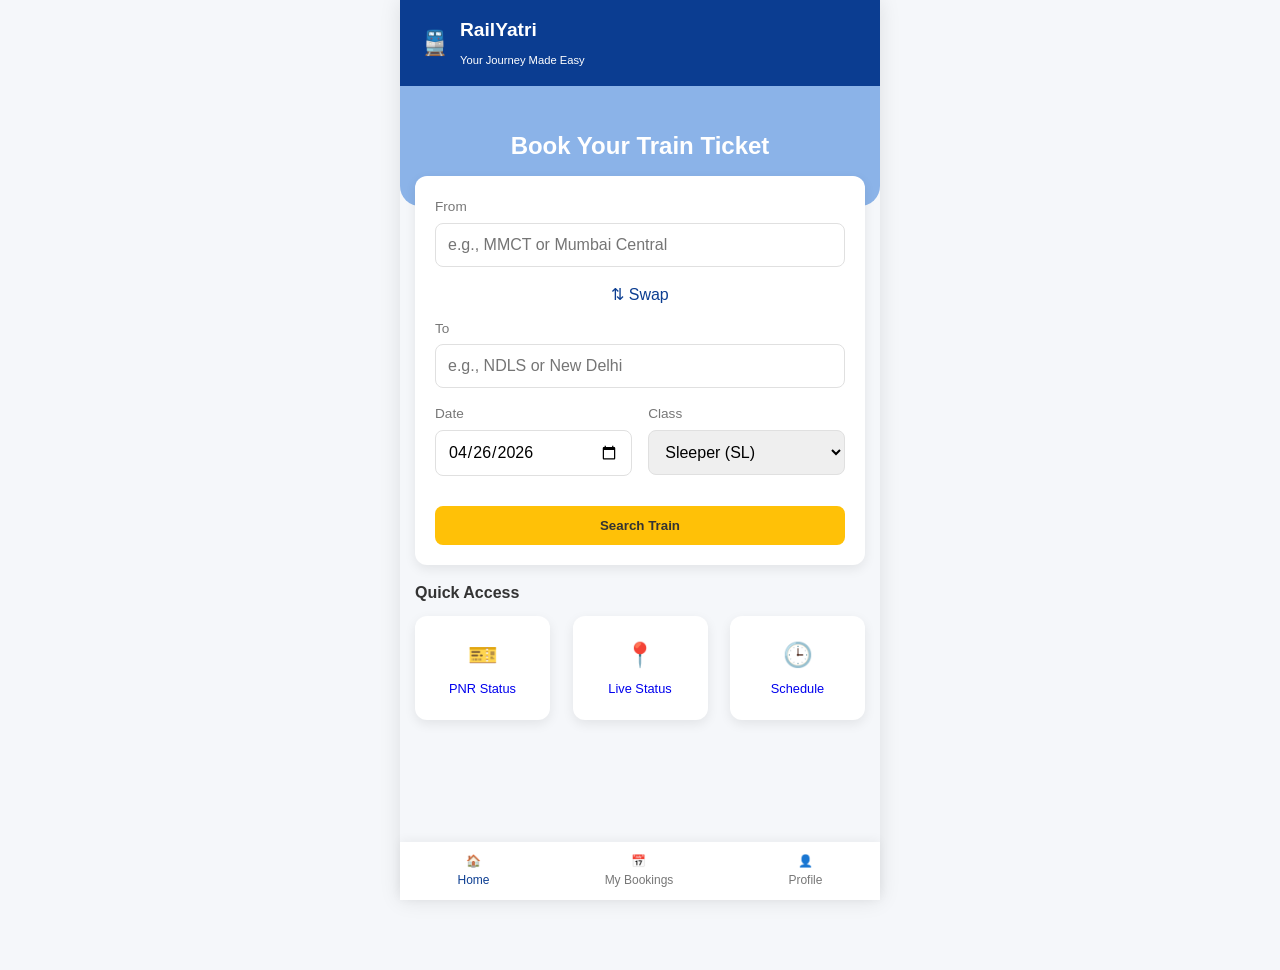
<file: railyatri/frontend/index.html>
<!DOCTYPE html>
<html lang="en">
<head>
    <meta charset="UTF-8">
    <meta name="viewport" content="width=device-width, initial-scale=1.0">
    <title>RailYatri - Home</title>
    <link rel="stylesheet" href="css/style.css">
</head>
<body>
    <div class="app-container">
        <!-- Header -->
        <header class="app-header">
            <div class="d-flex align-items-center">
                <!-- Use simple SVG/emoji for logo -->
                <span style="font-size: 1.5rem; margin-right: 10px;">🚆</span>
                <div>
                    <h1>RailYatri</h1>
                    <span style="font-size: 0.7rem;">Your Journey Made Easy</span>
                </div>
            </div>
        </header>

        <!-- Hero image placeholder / illustration space -->
        <div style="background-color: #8bb3e8; height: 120px; border-bottom-left-radius: 20px; border-bottom-right-radius: 20px; display: flex; align-items: center; justify-content: center; color: white;">
            <h2>Book Your Train Ticket</h2>
        </div>

        <!-- Search Card -->
        <div class="card" style="margin-top: -30px; position: relative; z-index: 10;">
            <form id="searchForm" onsubmit="handleSearch(event)">
                <div class="form-group">
                    <label class="form-label">From</label>
                    <input type="text" id="source" class="form-control" placeholder="e.g., MMCT or Mumbai Central" required>
                    <div id="sourceError"></div>
                </div>
                <div class="text-center mb-2">
                    <span style="cursor:pointer; color: var(--primary-color);" onclick="swapStations()">⇅ Swap</span>
                </div>
                <div class="form-group">
                    <label class="form-label">To</label>
                    <input type="text" id="destination" class="form-control" placeholder="e.g., NDLS or New Delhi" required>
                    <div id="destError"></div>
                </div>
                <div class="d-flex justify-content-between">
                    <div class="form-group" style="width: 48%;">
                        <label class="form-label">Date</label>
                        <input type="date" id="date" class="form-control" required>
                    </div>
                    <div class="form-group" style="width: 48%;">
                        <label class="form-label">Class</label>
                        <select id="classType" class="form-control">
                            <option value="SL">Sleeper (SL)</option>
                            <option value="3A">Third AC (3A)</option>
                            <option value="2A">Second AC (2A)</option>
                            <option value="1A">First AC (1A)</option>
                        </select>
                    </div>
                </div>
                <button type="submit" class="btn btn-primary mt-3">Search Train</button>
            </form>
        </div>

        <!-- Quick Access -->
        <div style="padding: 0 15px;">
            <h3 style="font-size: 1rem; margin-bottom: 10px;">Quick Access</h3>
            <div class="d-flex justify-content-between">
                <a href="pnr.html" class="card text-center" style="margin: 0; width: 30%; text-decoration: none;">
                    <div style="font-size: 1.5rem; color: #17a2b8;">🎫</div>
                    <div style="font-size: 0.8rem; margin-top: 5px;">PNR Status</div>
                </a>
                <a href="live-status.html" class="card text-center" style="margin: 0; width: 30%; text-decoration: none;">
                    <div style="font-size: 1.5rem; color: var(--success-color);">📍</div>
                    <div style="font-size: 0.8rem; margin-top: 5px;">Live Status</div>
                </a>
                <a href="schedule.html" class="card text-center" style="margin: 0; width: 30%; text-decoration: none;">
                    <div style="font-size: 1.5rem; color: #6f42c1;">🕒</div>
                    <div style="font-size: 0.8rem; margin-top: 5px;">Schedule</div>
                </a>
            </div>
        </div>

        <!-- Bottom Navigation -->
        <div class="bottom-nav">
            <a href="index.html" class="nav-item active">
                <span>🏠</span>
                Home
            </a>
            <a href="bookings.html" class="nav-item">
                <span>📅</span>
                My Bookings
            </a>
            <a href="profile.html" class="nav-item">
                <span>👤</span>
                Profile
            </a>
        </div>
    </div>

    <script src="js/app.js"></script>
    <script>
        // Set minimum date to today
        const today = new Date().toISOString().split('T')[0];
        document.getElementById('date').min = today;
        document.getElementById('date').value = '2026-04-26'; // Default as per requirements for demo

        function swapStations() {
            const src = document.getElementById('source');
            const dest = document.getElementById('destination');
            const temp = src.value;
            src.value = dest.value;
            dest.value = temp;
        }

        function handleSearch(e) {
            e.preventDefault();
            const src = document.getElementById('source').value.trim();
            const dest = document.getElementById('destination').value.trim();
            const date = document.getElementById('date').value;
            const cls = document.getElementById('classType').value;

            clearError('sourceError');
            clearError('destError');

            if (src.toLowerCase() === dest.toLowerCase()) {
                showError('destError', 'Source and destination cannot be same');
                return;
            }

            // Save search params to localStorage
            localStorage.setItem('search_src', src);
            localStorage.setItem('search_dest', dest);
            localStorage.setItem('search_date', date);
            localStorage.setItem('search_class', cls);

            window.location.href = `trains.html?source=${src}&destination=${dest}`;
        }
    </script>
</body>
</html>
</file>
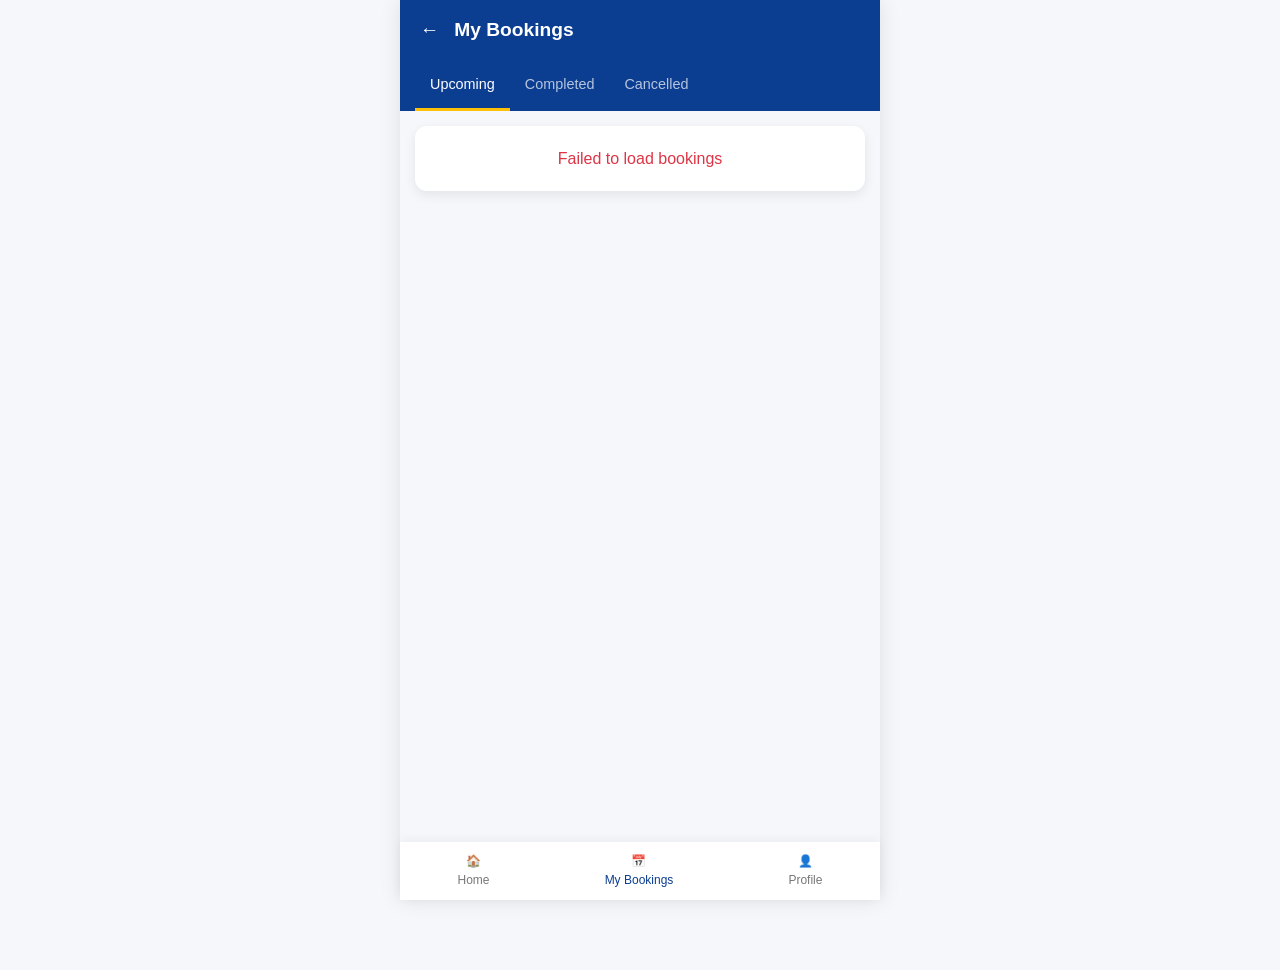
<file: railyatri/frontend/bookings.html>
<!DOCTYPE html>
<html lang="en">
<head>
    <meta charset="UTF-8">
    <meta name="viewport" content="width=device-width, initial-scale=1.0">
    <title>RailYatri - My Bookings</title>
    <link rel="stylesheet" href="css/style.css">
    <style>
        .tabs { display: flex; background: var(--primary-color); padding: 0 15px; }
        .tab { padding: 12px 15px; color: rgba(255,255,255,0.7); font-size: 0.9rem; font-weight: 500; cursor: pointer; border-bottom: 3px solid transparent; }
        .tab.active { color: white; border-bottom-color: var(--accent-color); }
        .status-badge { font-size: 0.7rem; padding: 4px 8px; border-radius: 4px; }
        .status-badge.confirmed { background: #d4edda; color: var(--success-color); }
        .status-badge.cancelled { background: #f8d7da; color: var(--danger-color); }
    </style>
</head>
<body>
    <div class="app-container">
        <!-- Header -->
        <header class="app-header" style="padding-bottom: 0;">
            <div class="d-flex align-items-center mb-3">
                <a href="index.html" class="back-btn">←</a>
                <h1 style="margin-left: 15px;">My Bookings</h1>
            </div>
        </header>
        
        <div class="tabs">
            <div class="tab active" onclick="switchTab('Upcoming', this)">Upcoming</div>
            <div class="tab" onclick="switchTab('Completed', this)">Completed</div>
            <div class="tab" onclick="switchTab('Cancelled', this)">Cancelled</div>
        </div>

        <div id="bookingsContainer" style="padding-bottom: 80px;">
            <div class="text-center mt-4 text-muted">Loading bookings...</div>
        </div>

        <!-- Bottom Navigation -->
        <div class="bottom-nav">
            <a href="index.html" class="nav-item"><span>🏠</span>Home</a>
            <a href="bookings.html" class="nav-item active"><span>📅</span>My Bookings</a>
            <a href="profile.html" class="nav-item"><span>👤</span>Profile</a>
        </div>
    </div>

    <script src="js/app.js"></script>
    <script>
        let allBookings = [];

        document.addEventListener('DOMContentLoaded', fetchBookings);

        async function fetchBookings() {
            try {
                const response = await fetch(`${API_BASE_URL}/bookings`);
                allBookings = await response.json();
                renderBookings('Upcoming');
            } catch(e) {
                console.error(e);
                document.getElementById('bookingsContainer').innerHTML = '<div class="card text-center text-danger">Failed to load bookings</div>';
            }
        }

        function switchTab(status, element) {
            document.querySelectorAll('.tab').forEach(el => el.classList.remove('active'));
            element.classList.add('active');
            renderBookings(status);
        }

        function renderBookings(tabFilter) {
            const container = document.getElementById('bookingsContainer');
            
            // Simple filter logic for demo
            let filtered = allBookings;
            if(tabFilter === 'Upcoming') {
                filtered = allBookings.filter(b => b.status === 'Confirmed' || b.status === 'RAC' || b.status === 'Waiting List');
            } else if (tabFilter === 'Cancelled') {
                filtered = allBookings.filter(b => b.status === 'Cancelled');
            } else {
                filtered = []; // No completed bookings for demo
            }

            if(filtered.length === 0) {
                container.innerHTML = `
                    <div class="text-center mt-5">
                        <div style="font-size: 3rem; color: #ccc; margin-bottom: 10px;">📅</div>
                        <p class="text-muted">No ${tabFilter} bookings found.</p>
                    </div>
                `;
                return;
            }

            let html = '';
            filtered.forEach(b => {
                let badgeClass = b.status === 'Confirmed' ? 'confirmed' : (b.status === 'Cancelled' ? 'cancelled' : 'text-warning');
                let cancelBtn = b.status !== 'Cancelled' ? `<button class="btn btn-outline" style="width: 48%; padding: 8px; border-color: var(--danger-color); color: var(--danger-color);" onclick="cancelBooking('${b.pnr}')">Cancel Ticket</button>` : '';
                
                html += `
                    <div class="card">
                        <div class="d-flex justify-content-between align-items-center mb-3">
                            <div class="fw-bold">PNR: ${b.pnr}</div>
                            <div class="status-badge ${badgeClass}">${b.status}</div>
                        </div>
                        <div class="fw-bold" style="font-size: 0.9rem;">${b.train.trainNumber} ${b.train.trainName}</div>
                        <div class="text-muted mb-3" style="font-size: 0.85rem;">${b.train.source} → ${b.train.destination}</div>
                        
                        <div class="d-flex justify-content-between text-muted" style="font-size: 0.8rem; margin-bottom: 5px;">
                            <div>${new Date(b.journeyDate).toDateString()}</div>
                            <div>Class: <span class="fw-bold">${b.trainClass}</span></div>
                        </div>
                        <div class="d-flex justify-content-between text-muted" style="font-size: 0.8rem; margin-bottom: 15px;">
                            <div>${b.passengers.length} Passenger(s) | Status: ${b.status}</div>
                            <div style="text-align: right;">Probability: <span class="fw-bold">${b.probabilityAtBooking}%</span></div>
                        </div>
                        
                        <div class="d-flex justify-content-between">
                            <button class="btn btn-outline" style="width: ${b.status !== 'Cancelled' ? '48%' : '100%'}; padding: 8px;" onclick="viewTicket('${b.pnr}')">View Ticket</button>
                            ${cancelBtn}
                        </div>
                    </div>
                `;
            });
            container.innerHTML = html;
        }

        function viewTicket(pnr) {
            localStorage.setItem('last_booking_pnr', pnr);
            window.location.href = 'confirmation.html';
        }

        async function cancelBooking(pnr) {
            if(confirm('Are you sure you want to cancel this ticket?')) {
                try {
                    await fetch(`${API_BASE_URL}/bookings/${pnr}`, { method: 'DELETE' });
                    fetchBookings(); // Refresh list
                } catch(e) {
                    alert('Error cancelling booking');
                }
            }
        }
    </script>
</body>
</html>
</file>
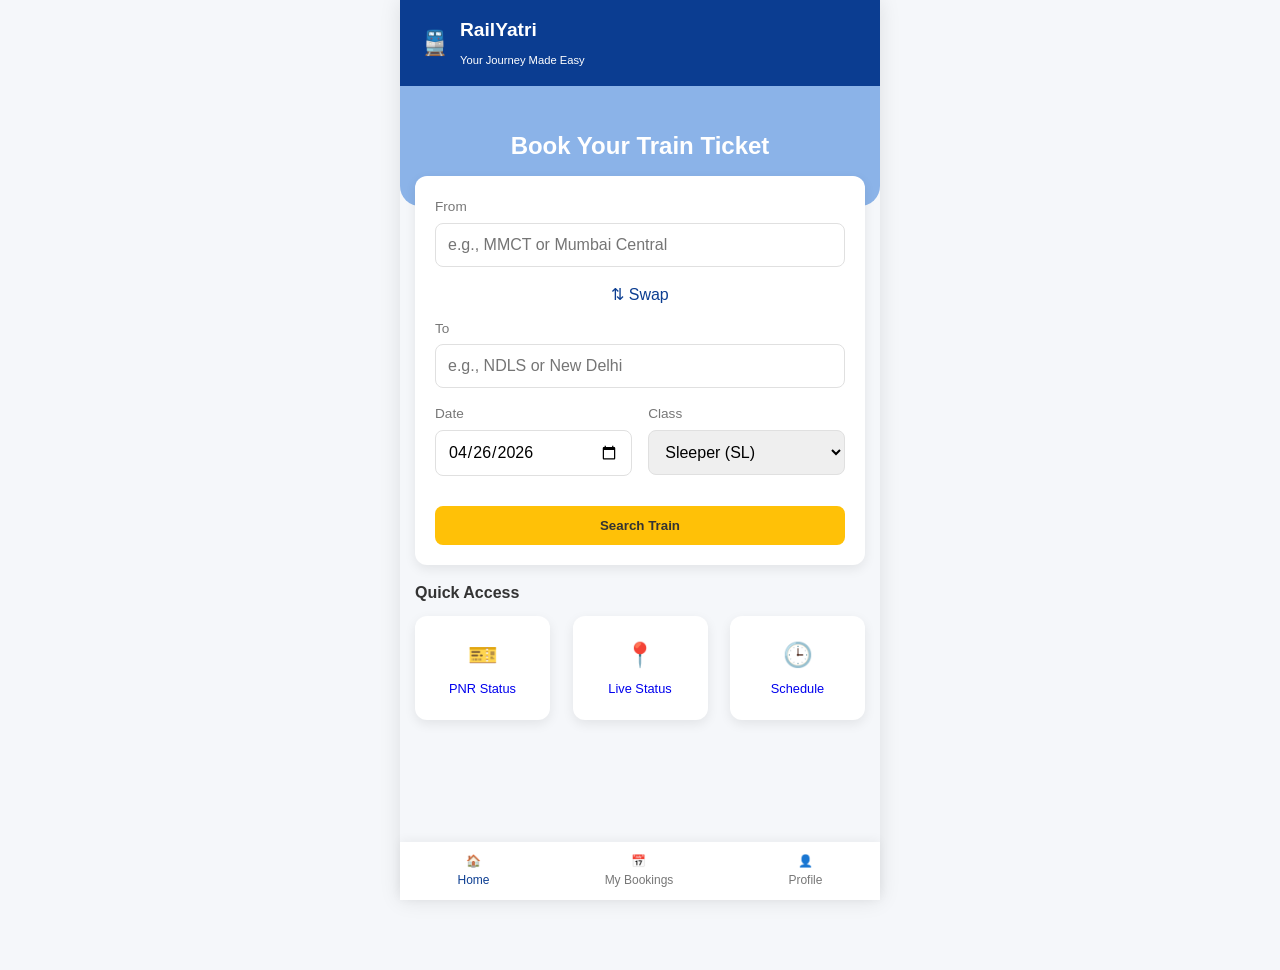
<file: railyatri/frontend/confirmation.html>
<!DOCTYPE html>
<html lang="en">
<head>
    <meta charset="UTF-8">
    <meta name="viewport" content="width=device-width, initial-scale=1.0">
    <title>RailYatri - Booking Confirmation</title>
    <link rel="stylesheet" href="css/style.css">
    <style>
        .conf-header {
            background-color: var(--primary-color);
            color: white;
            text-align: center;
            padding: 30px 20px 50px;
            border-bottom-left-radius: 20px;
            border-bottom-right-radius: 20px;
        }
        .success-icon {
            width: 60px;
            height: 60px;
            background: white;
            border-radius: 50%;
            display: flex;
            align-items: center;
            justify-content: center;
            font-size: 30px;
            color: var(--success-color);
            margin: 0 auto 15px;
        }
        .pnr-card {
            background: white;
            margin: -30px 20px 20px;
            padding: 20px;
            border-radius: 12px;
            box-shadow: 0 5px 15px rgba(0,0,0,0.1);
            text-align: center;
            position: relative;
            z-index: 10;
        }
        .dashed-divider {
            border-top: 1px dashed var(--border-color);
            margin: 15px 0;
        }
    </style>
</head>
<body>
    <div class="app-container" style="background-color: var(--bg-light); min-height: 100vh; padding-bottom: 20px;">
        <div class="conf-header">
            <div class="success-icon">✓</div>
            <h2>Booking Successful!</h2>
            <p style="font-size: 0.85rem; opacity: 0.9;">Your ticket has been booked successfully.</p>
        </div>

        <div class="pnr-card">
            <div class="text-muted" style="font-size: 0.85rem; margin-bottom: 5px;">PNR Number</div>
            <div class="fw-bold" style="font-size: 1.5rem; letter-spacing: 2px;" id="pnrNumber">Loading...</div>
        </div>

        <div class="card" id="ticketDetails">
            <div class="text-center text-muted">Loading ticket details...</div>
        </div>

        <div style="padding: 0 15px;">
            <button class="btn btn-primary mb-2" onclick="alert('Ticket downloaded!')">Download / View Ticket</button>
            <button class="btn btn-outline mb-2" onclick="window.location.href='index.html'">Back to Home</button>
        </div>
    </div>

    <script src="js/app.js"></script>
    <script>
        document.addEventListener('DOMContentLoaded', async () => {
            const pnr = localStorage.getItem('last_booking_pnr');
            if(!pnr) {
                window.location.href = 'index.html';
                return;
            }

            document.getElementById('pnrNumber').textContent = pnr;

            try {
                const response = await fetch(`${API_BASE_URL}/bookings/${pnr}`);
                const booking = await response.json();
                
                let passengersHtml = '';
                booking.passengers.forEach((p, idx) => {
                    passengersHtml += `
                        <div class="d-flex justify-content-between align-items-center mb-2" style="font-size: 0.9rem;">
                            <div>${idx + 1}. ${p.name} <span class="text-muted">(${p.age} | ${p.gender.charAt(0)})</span></div>
                            <div>
                                <span class="fw-bold text-success">${p.status}</span>
                                <span style="margin-left: 10px;" class="fw-bold">${p.seatNumber}</span>
                            </div>
                        </div>
                    `;
                });

                document.getElementById('ticketDetails').innerHTML = `
                    <h3 style="font-size: 1rem; margin-bottom: 10px;">Train Details</h3>
                    <div class="fw-bold">${booking.train.trainNumber}  ${booking.train.trainName}</div>
                    <div style="font-size: 0.85rem;" class="text-muted mb-1">${booking.train.source} → ${booking.train.destination}</div>
                    <div style="font-size: 0.85rem;" class="text-muted mb-2">Class: <span class="fw-bold">${booking.trainClass}</span> | Booking Probability: <span class="fw-bold">${booking.probabilityAtBooking}%</span></div>
                    
                    <div class="d-flex justify-content-between mt-3">
                        <div>
                            <div class="text-muted" style="font-size: 0.8rem;">Departure</div>
                            <div class="fw-bold">${booking.train.departureTime}</div>
                            <div style="font-size: 0.8rem;">${new Date(booking.journeyDate).toLocaleDateString('en-GB', { day: '2-digit', month: 'short', year: 'numeric' })}</div>
                        </div>
                        <div class="text-right" style="text-align: right;">
                            <div class="text-muted" style="font-size: 0.8rem;">Arrival</div>
                            <div class="fw-bold">${booking.train.arrivalTime}</div>
                        </div>
                    </div>
                    
                    <div class="dashed-divider"></div>
                    
                    <h3 style="font-size: 1rem; margin-bottom: 10px;">Passenger Details</h3>
                    ${passengersHtml}
                `;
            } catch(e) {
                console.error(e);
                document.getElementById('ticketDetails').innerHTML = '<div class="text-danger text-center">Failed to load booking details</div>';
            }
        });
    </script>
</body>
</html>
</file>
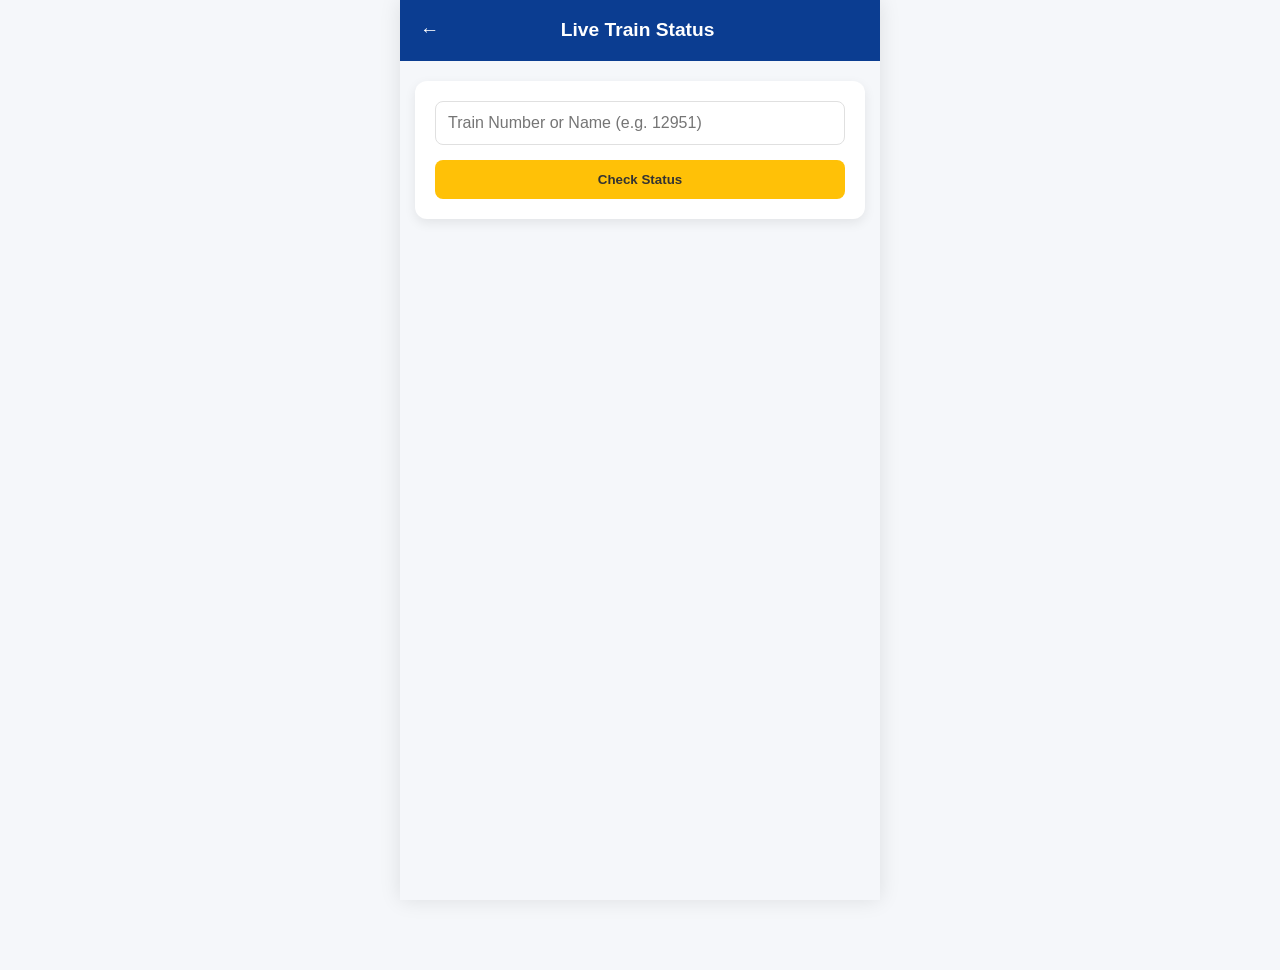
<file: railyatri/frontend/live-status.html>
<!DOCTYPE html>
<html lang="en">
<head>
    <meta charset="UTF-8">
    <meta name="viewport" content="width=device-width, initial-scale=1.0">
    <title>RailYatri - Live Train Status</title>
    <link rel="stylesheet" href="css/style.css">
    <style>
        .timeline { border-left: 2px dashed var(--border-color); margin-left: 20px; padding-left: 20px; margin-top: 20px; }
        .timeline-item { position: relative; margin-bottom: 20px; }
        .timeline-item::before {
            content: ''; position: absolute; left: -26px; top: 2px;
            width: 10px; height: 10px; border-radius: 50%;
            background-color: var(--border-color);
        }
        .timeline-item.passed::before { background-color: var(--success-color); }
        .timeline-item.current::before { background-color: var(--primary-color); box-shadow: 0 0 0 3px rgba(11, 61, 145, 0.2); }
    </style>
</head>
<body>
    <div class="app-container">
        <!-- Header -->
        <header class="app-header">
            <a href="index.html" class="back-btn">←</a>
            <h1>Live Train Status</h1>
            <div style="width: 24px;"></div>
        </header>

        <div class="card" style="margin-top: 20px;">
            <div class="form-group">
                <input type="text" id="trainInput" class="form-control" placeholder="Train Number or Name (e.g. 12951)">
            </div>
            <button class="btn btn-primary" onclick="checkLiveStatus()">Check Status</button>
        </div>

        <div id="statusResult" style="display: none; padding-bottom: 20px;">
            <!-- Result loaded here via JS -->
        </div>
    </div>

    <script src="js/app.js"></script>
    <script>
        async function checkLiveStatus() {
            const trainNo = document.getElementById('trainInput').value.trim();
            if(!trainNo) {
                alert("Enter train number"); return;
            }

            const resultContainer = document.getElementById('statusResult');
            resultContainer.style.display = 'block';
            resultContainer.innerHTML = '<div class="text-center text-muted mt-4">Fetching status...</div>';

            try {
                // Fetch train details to get the schedule
                const response = await fetch(`${API_BASE_URL}/trains/${trainNo}`);
                const train = await response.json();
                
                if(!train || !train.trainNumber) {
                    throw new Error("Train not found");
                }

                // Simulate Live Status based on API response
                const statusResp = await fetch(`${API_BASE_URL}/trains/${trainNo}/status`);
                const statusInfo = await statusResp.json();

                let scheduleHtml = '';
                let foundCurrent = false;

                train.schedule.forEach((st) => {
                    let itemClass = 'timeline-item';
                    if (statusInfo.currentStation.includes(st.code) || statusInfo.currentStation.includes(st.name)) {
                        itemClass += ' current';
                        foundCurrent = true;
                    } else if (!foundCurrent) {
                        itemClass += ' passed';
                    }

                    scheduleHtml += `
                        <div class="${itemClass}">
                            <div class="fw-bold" style="font-size: 0.9rem;">${st.name} (${st.code})</div>
                            <div class="text-muted" style="font-size: 0.8rem;">Arr: ${st.arrivalTime} | Dep: ${st.departureTime}</div>
                        </div>
                    `;
                });

                resultContainer.innerHTML = `
                    <div class="card">
                        <div class="d-flex justify-content-between align-items-center mb-3">
                            <div class="fw-bold" style="font-size: 1.1rem;">${train.trainNumber}</div>
                            <div class="text-success fw-bold" style="font-size: 0.85rem;">🟢 ${statusInfo.status}</div>
                        </div>
                        <div class="fw-bold mb-2">${train.trainName}</div>
                        <div class="text-muted" style="font-size: 0.85rem;">${train.source} → ${train.destination}</div>
                        
                        <div class="d-flex justify-content-between mt-3 mb-2" style="background: var(--bg-light); padding: 10px; border-radius: 8px;">
                            <div class="text-center">
                                <div class="text-muted" style="font-size: 0.75rem;">Delay</div>
                                <div class="fw-bold text-success">${statusInfo.delay}</div>
                            </div>
                            <div class="text-center">
                                <div class="text-muted" style="font-size: 0.75rem;">Expected Arrival</div>
                                <div class="fw-bold text-success">${train.arrivalTime}</div>
                            </div>
                        </div>

                        <div class="timeline">
                            ${scheduleHtml}
                        </div>
                    </div>
                `;

            } catch (error) {
                resultContainer.innerHTML = `
                    <div class="card text-center text-danger">Train not found. Try 12951 or 12903.</div>
                `;
            }
        }
    </script>
</body>
</html>
</file>
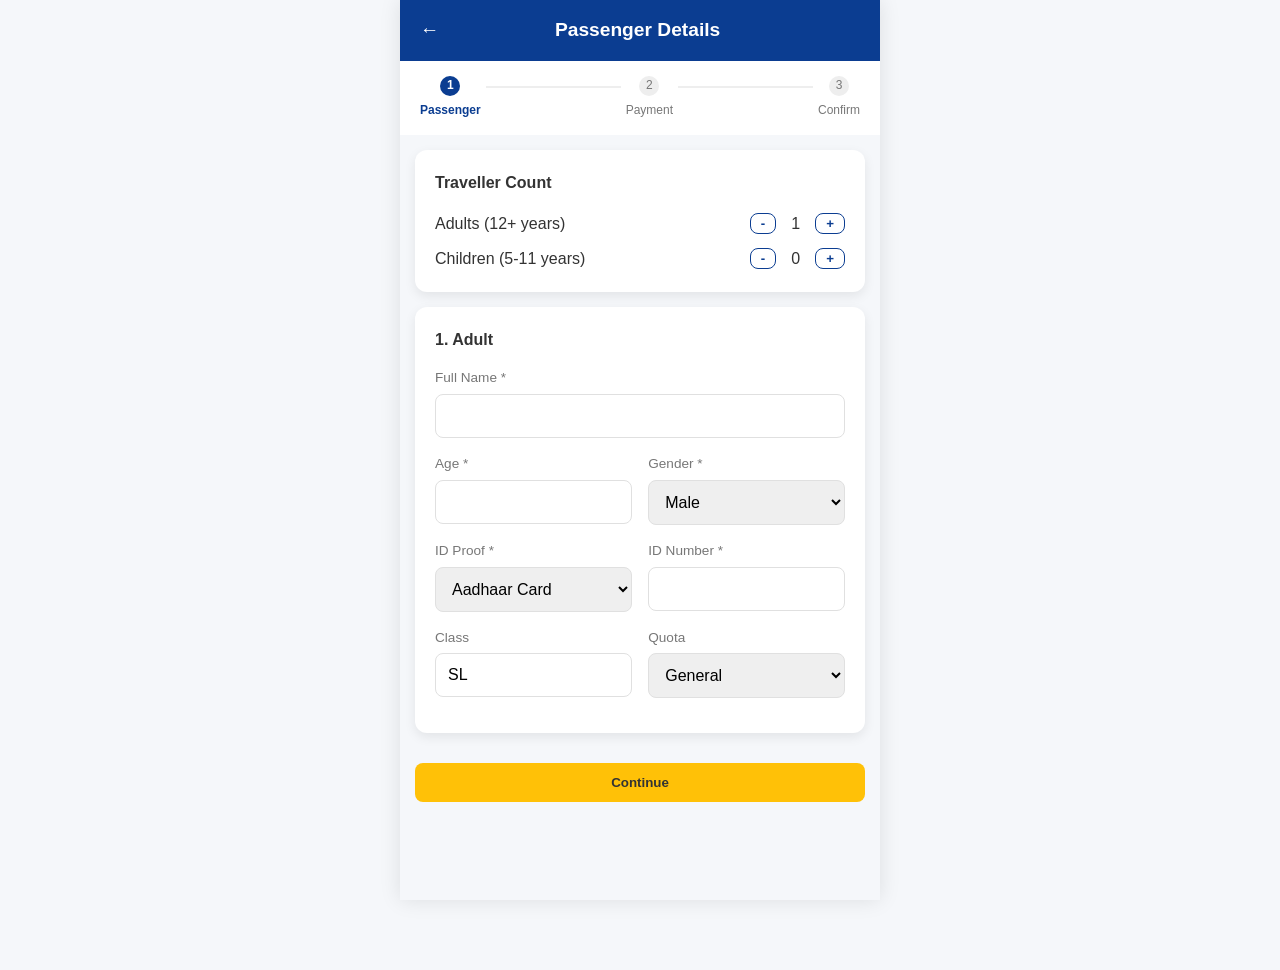
<file: railyatri/frontend/passenger.html>
<!DOCTYPE html>
<html lang="en">
<head>
    <meta charset="UTF-8">
    <meta name="viewport" content="width=device-width, initial-scale=1.0">
    <title>RailYatri - Passenger Details</title>
    <link rel="stylesheet" href="css/style.css">
    <style>
        .stepper {
            display: flex;
            justify-content: space-between;
            padding: 15px;
            background: var(--secondary-color);
            margin-bottom: 15px;
            position: relative;
        }
        .step {
            text-align: center;
            font-size: 0.75rem;
            color: var(--text-muted);
            position: relative;
            z-index: 2;
            background: var(--secondary-color);
            padding: 0 5px;
        }
        .step.active {
            color: var(--primary-color);
            font-weight: bold;
        }
        .step-circle {
            width: 20px;
            height: 20px;
            border-radius: 50%;
            background: #eee;
            margin: 0 auto 5px;
            display: flex;
            align-items: center;
            justify-content: center;
        }
        .step.active .step-circle {
            background: var(--primary-color);
            color: white;
        }
        .stepper-line {
            position: absolute;
            top: 25px;
            left: 30px;
            right: 30px;
            height: 2px;
            background: #eee;
            z-index: 1;
        }
    </style>
</head>
<body>
    <div class="app-container">
        <!-- Header -->
        <header class="app-header">
            <a href="javascript:history.back()" class="back-btn">←</a>
            <h1>Passenger Details</h1>
            <div style="width: 24px;"></div>
        </header>

        <div class="stepper">
            <div class="stepper-line"></div>
            <div class="step active">
                <div class="step-circle">1</div>
                Passenger
            </div>
            <div class="step">
                <div class="step-circle">2</div>
                Payment
            </div>
            <div class="step">
                <div class="step-circle">3</div>
                Confirm
            </div>
        </div>

        <div class="card">
            <h3 style="font-size: 1rem; margin-bottom: 15px;">Traveller Count</h3>
            <div class="d-flex justify-content-between align-items-center mb-2">
                <div>Adults (12+ years)</div>
                <div class="d-flex align-items-center">
                    <button class="btn btn-outline" style="padding: 2px 10px; width: auto;" onclick="updateCount('adult', -1)">-</button>
                    <span id="adultCount" style="margin: 0 15px;">1</span>
                    <button class="btn btn-outline" style="padding: 2px 10px; width: auto;" onclick="updateCount('adult', 1)">+</button>
                </div>
            </div>
            <div class="d-flex justify-content-between align-items-center">
                <div>Children (5-11 years)</div>
                <div class="d-flex align-items-center">
                    <button class="btn btn-outline" style="padding: 2px 10px; width: auto;" onclick="updateCount('child', -1)">-</button>
                    <span id="childCount" style="margin: 0 15px;">0</span>
                    <button class="btn btn-outline" style="padding: 2px 10px; width: auto;" onclick="updateCount('child', 1)">+</button>
                </div>
            </div>
        </div>

        <div id="passengersContainer">
            <!-- Passenger forms injected here -->
        </div>

        <div style="padding: 15px;">
            <button class="btn btn-primary" onclick="proceedToPayment()">Continue</button>
        </div>
    </div>

    <script src="js/app.js"></script>
    <script>
        let adults = 1;
        let children = 0;

        document.addEventListener('DOMContentLoaded', () => {
            renderPassengerForms();
        });

        function updateCount(type, delta) {
            if (type === 'adult') {
                adults = Math.max(1, adults + delta); // At least 1 adult required
                document.getElementById('adultCount').textContent = adults;
            } else {
                children = Math.max(0, children + delta);
                document.getElementById('childCount').textContent = children;
            }
            renderPassengerForms();
        }

        function renderPassengerForms() {
            const container = document.getElementById('passengersContainer');
            let html = '';
            let pIndex = 1;

            for(let i=0; i<adults; i++) {
                html += createPassengerForm(pIndex++, 'Adult');
            }
            for(let i=0; i<children; i++) {
                html += createPassengerForm(pIndex++, 'Child');
            }

            container.innerHTML = html;
        }

        function createPassengerForm(index, type) {
            return `
                <div class="card" id="passenger-form-${index}">
                    <h3 style="font-size: 1rem; margin-bottom: 15px;">${index}. ${type}</h3>
                    <div class="form-group">
                        <label class="form-label">Full Name *</label>
                        <input type="text" id="p_name_${index}" class="form-control" required>
                    </div>
                    <div class="d-flex justify-content-between">
                        <div class="form-group" style="width: 48%;">
                            <label class="form-label">Age *</label>
                            <input type="number" id="p_age_${index}" class="form-control" min="5" max="120" required>
                        </div>
                        <div class="form-group" style="width: 48%;">
                            <label class="form-label">Gender *</label>
                            <select id="p_gender_${index}" class="form-control">
                                <option value="Male">Male</option>
                                <option value="Female">Female</option>
                                <option value="Transgender">Transgender</option>
                            </select>
                        </div>
                    </div>
                    <div class="d-flex justify-content-between">
                        <div class="form-group" style="width: 48%;">
                            <label class="form-label">ID Proof *</label>
                            <select id="p_idType_${index}" class="form-control">
                                <option value="Aadhaar Card">Aadhaar Card</option>
                                <option value="PAN Card">PAN Card</option>
                                <option value="Passport">Passport</option>
                            </select>
                        </div>
                        <div class="form-group" style="width: 48%;">
                            <label class="form-label">ID Number *</label>
                            <input type="text" id="p_idNumber_${index}" class="form-control" required>
                        </div>
                    </div>
                    <div class="d-flex justify-content-between">
                        <div class="form-group" style="width: 48%;">
                            <label class="form-label">Class</label>
                            <input type="text" id="p_class_${index}" class="form-control" readonly value="${localStorage.getItem('selected_class') || 'SL'}">
                        </div>
                        <div class="form-group" style="width: 48%;">
                            <label class="form-label">Quota</label>
                            <select id="p_quota_${index}" class="form-control">
                                <option value="General">General</option>
                                <option value="Senior Citizen">Senior Citizen</option>
                            </select>
                        </div>
                    </div>
                </div>
            `;
        }

        function proceedToPayment() {
            const passengers = [];
            let isValid = true;
            const totalPassengers = adults + children;

            for(let i=1; i<=totalPassengers; i++) {
                const name = document.getElementById(`p_name_${i}`).value.trim();
                const age = document.getElementById(`p_age_${i}`).value;
                const gender = document.getElementById(`p_gender_${i}`).value;
                const idType = document.getElementById(`p_idType_${i}`).value;
                const idNum = document.getElementById(`p_idNumber_${i}`).value.trim();
                const cls = document.getElementById(`p_class_${i}`).value;
                const quota = document.getElementById(`p_quota_${i}`).value;

                if(!name || !age || !idNum) {
                    alert(`Please fill all required fields for Passenger ${i}`);
                    isValid = false;
                    break;
                }

                passengers.push({
                    name, age: parseInt(age), gender, idProofType: idType, 
                    idProofNumber: idNum, classType: cls, quota
                });
            }

            if(isValid) {
                localStorage.setItem('booking_passengers', JSON.stringify(passengers));
                window.location.href = 'payment.html';
            }
        }
    </script>
</body>
</html>
</file>
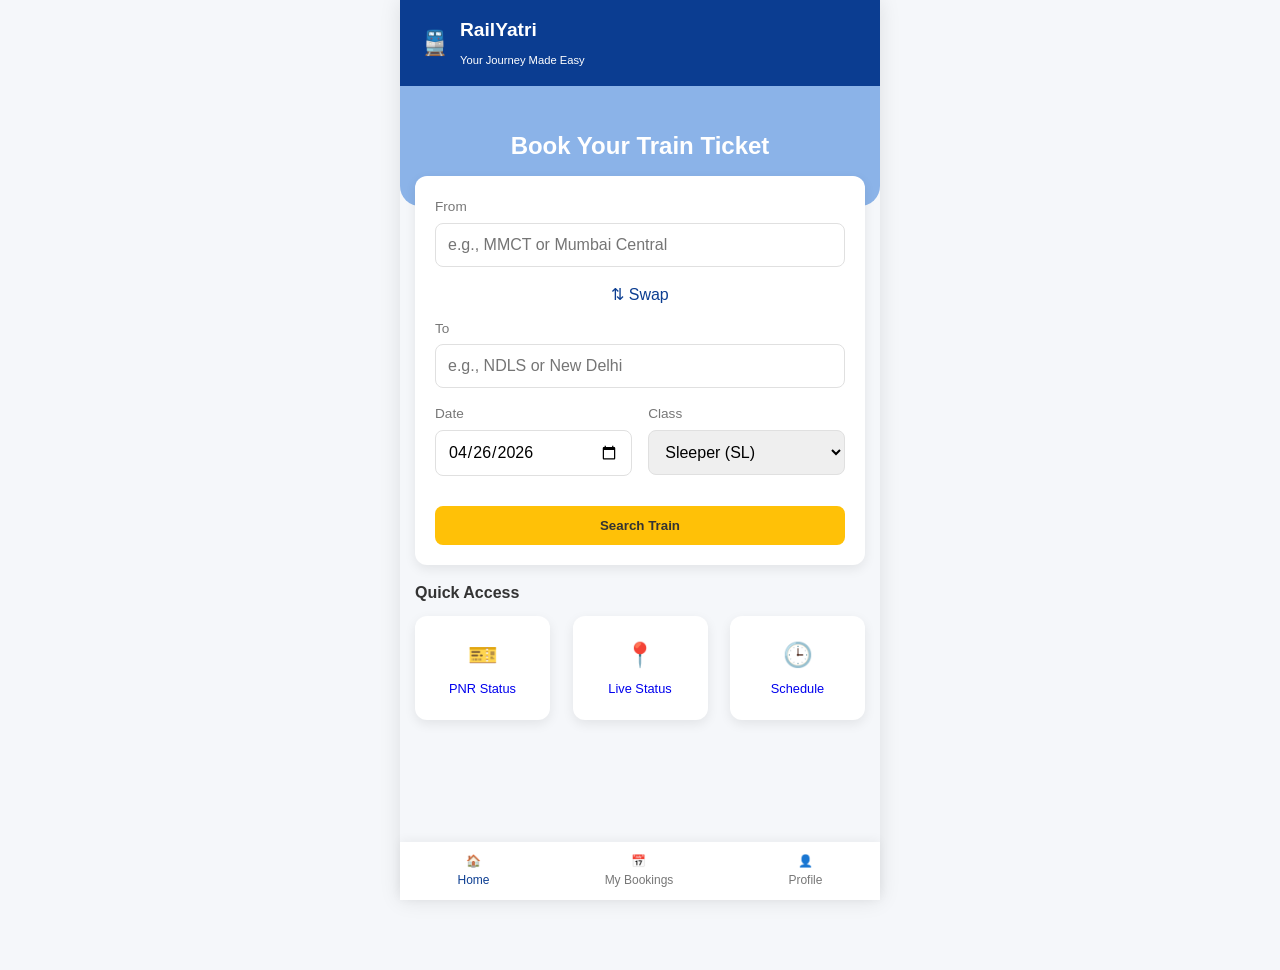
<file: railyatri/frontend/payment.html>
<!DOCTYPE html>
<html lang="en">
<head>
    <meta charset="UTF-8">
    <meta name="viewport" content="width=device-width, initial-scale=1.0">
    <title>RailYatri - Payment</title>
    <link rel="stylesheet" href="css/style.css">
    <style>
        .stepper {
            display: flex;
            justify-content: space-between;
            padding: 15px;
            background: var(--secondary-color);
            margin-bottom: 15px;
            position: relative;
        }
        .step {
            text-align: center;
            font-size: 0.75rem;
            color: var(--text-muted);
            position: relative;
            z-index: 2;
            background: var(--secondary-color);
            padding: 0 5px;
        }
        .step.active {
            color: var(--primary-color);
            font-weight: bold;
        }
        .step.completed .step-circle {
            background: var(--success-color);
            color: white;
        }
        .step-circle {
            width: 20px;
            height: 20px;
            border-radius: 50%;
            background: #eee;
            margin: 0 auto 5px;
            display: flex;
            align-items: center;
            justify-content: center;
        }
        .step.active .step-circle {
            background: var(--primary-color);
            color: white;
        }
        .stepper-line {
            position: absolute;
            top: 25px;
            left: 30px;
            right: 30px;
            height: 2px;
            background: #eee;
            z-index: 1;
        }
        .fare-row {
            display: flex;
            justify-content: space-between;
            margin-bottom: 10px;
            font-size: 0.9rem;
        }
        .fare-total {
            border-top: 1px dashed var(--border-color);
            padding-top: 10px;
            margin-top: 10px;
            font-weight: bold;
            font-size: 1.1rem;
        }
        .payment-method {
            border: 1px solid var(--border-color);
            border-radius: 8px;
            padding: 15px;
            margin-bottom: 10px;
            display: flex;
            align-items: center;
            cursor: pointer;
        }
        .payment-method.selected {
            border-color: var(--primary-color);
            background-color: #f0f7ff;
        }
        .payment-method input {
            margin-right: 15px;
        }
        /* Loader */
        #loaderOverlay {
            display: none;
            position: fixed;
            top: 0; left: 0; width: 100%; height: 100%;
            background: rgba(255,255,255,0.9);
            z-index: 1000;
            justify-content: center;
            align-items: center;
            flex-direction: column;
        }
        .spinner {
            border: 4px solid rgba(0,0,0,0.1);
            width: 40px; height: 40px;
            border-radius: 50%;
            border-left-color: var(--primary-color);
            animation: spin 1s linear infinite;
        }
        @keyframes spin { 0% { transform: rotate(0deg); } 100% { transform: rotate(360deg); } }
    </style>
</head>
<body>
    <div id="loaderOverlay">
        <div class="spinner"></div>
        <div class="mt-3 fw-bold" style="color: var(--primary-color);">Processing Payment...</div>
    </div>

    <div class="app-container">
        <header class="app-header">
            <a href="javascript:history.back()" class="back-btn">←</a>
            <h1>Payment</h1>
            <div style="width: 24px;"></div>
        </header>

        <div class="stepper">
            <div class="stepper-line"></div>
            <div class="step completed">
                <div class="step-circle">✓</div>
                Passenger
            </div>
            <div class="step active">
                <div class="step-circle">2</div>
                Payment
            </div>
            <div class="step">
                <div class="step-circle">3</div>
                Confirm
            </div>
        </div>

        <div class="card" id="summaryCard">
            <!-- Loaded via JS -->
        </div>

        <div class="card">
            <h3 style="font-size: 1rem; margin-bottom: 15px;">Fare Breakdown</h3>
            <div class="fare-row">
                <span class="text-muted">Base Fare</span>
                <span id="baseFare">₹ 0</span>
            </div>
            <div class="fare-row">
                <span class="text-muted">Reservation Charge</span>
                <span>₹ 40</span>
            </div>
            <div class="fare-row">
                <span class="text-muted">GST (5%)</span>
                <span id="gst">₹ 0</span>
            </div>
            <div class="fare-row fare-total">
                <span>Total Fare</span>
                <span id="totalFare">₹ 0</span>
            </div>
        </div>

        <div class="card">
            <h3 style="font-size: 1rem; margin-bottom: 15px;">Select Payment Method</h3>
            <div class="payment-method selected" onclick="selectPayment(this)">
                <input type="radio" name="payment" checked>
                <div>
                    <div class="fw-bold">UPI</div>
                    <div class="text-muted" style="font-size: 0.8rem;">Google Pay, PhonePe, Paytm</div>
                </div>
            </div>
            <div class="payment-method" onclick="selectPayment(this)">
                <input type="radio" name="payment">
                <div>
                    <div class="fw-bold">Card</div>
                    <div class="text-muted" style="font-size: 0.8rem;">Visa, MasterCard, RuPay</div>
                </div>
            </div>
            <div class="payment-method" onclick="selectPayment(this)">
                <input type="radio" name="payment">
                <div>
                    <div class="fw-bold">Net Banking</div>
                    <div class="text-muted" style="font-size: 0.8rem;">All Indian Banks</div>
                </div>
            </div>
        </div>

        <div style="padding: 15px;">
            <button class="btn btn-primary" onclick="processPayment()">Pay Now</button>
        </div>
    </div>

    <script src="js/app.js"></script>
    <script>
        let totalAmount = 0;
        let trainData = null;
        let passengersData = [];

        document.addEventListener('DOMContentLoaded', async () => {
            const trainNo = localStorage.getItem('selected_train');
            passengersData = JSON.parse(localStorage.getItem('booking_passengers') || '[]');
            
            if(!trainNo || passengersData.length === 0) {
                window.location.href = 'index.html';
                return;
            }

            try {
                const response = await fetch(`${API_BASE_URL}/trains/${trainNo}`);
                trainData = await response.json();
                
                const date = localStorage.getItem('search_date');
                const cls = localStorage.getItem('selected_class') || 'SL';
                
                document.getElementById('summaryCard').innerHTML = `
                    <div class="d-flex justify-content-between align-items-center mb-2">
                        <h3 style="font-size: 1rem; margin: 0;">Journey Summary</h3>
                        <a href="trains.html" style="font-size: 0.8rem; color: var(--primary-color);">Edit</a>
                    </div>
                    <div class="fw-bold">${trainData.source} → ${trainData.destination}</div>
                    <div style="font-size: 0.85rem;" class="text-muted mb-2">
                        ${new Date(date).toDateString()} | ${trainData.trainNumber} ${trainData.trainName}
                    </div>
                    <div style="font-size: 0.85rem;" class="text-muted mb-2">
                        Class: ${cls} | Departure: ${trainData.departureTime} | Arrival: ${trainData.arrivalTime}
                    </div>
                    
                    <hr style="border: none; border-top: 1px solid var(--border-color); margin: 15px 0;">
                    
                    <div class="d-flex justify-content-between align-items-center mb-2">
                        <h3 style="font-size: 1rem; margin: 0;">Passenger Summary</h3>
                        <a href="passenger.html" style="font-size: 0.8rem; color: var(--primary-color);">Edit</a>
                    </div>
                    <div class="fw-bold">${passengersData.length} Passenger(s)</div>
                `;

                // Calculate fares
                const baseRates = { "1A": 3200, "2A": 2290, "3A": 1540, "SL": 860 };
                const baseFarePerPassenger = baseRates[cls] || 860;
                const totalBase = baseFarePerPassenger * passengersData.length;
                const reservation = 40;
                const gst = Math.round(totalBase * 0.05);
                totalAmount = totalBase + reservation + gst;

                document.getElementById('baseFare').textContent = `₹ ${totalBase}`;
                document.getElementById('gst').textContent = `₹ ${gst}`;
                document.getElementById('totalFare').textContent = `₹ ${totalAmount}`;

            } catch(e) {
                console.error(e);
                alert('Error loading payment details');
            }
        });

        function selectPayment(element) {
            document.querySelectorAll('.payment-method').forEach(el => el.classList.remove('selected'));
            element.classList.add('selected');
            element.querySelector('input').checked = true;
        }

        async function processPayment() {
            document.getElementById('loaderOverlay').style.display = 'flex';
            
            // Simulate payment delay
            setTimeout(async () => {
                try {
                    const bookingPayload = {
                        train: trainData,
                        passengers: passengersData,
                        journeyDate: localStorage.getItem('search_date'),
                        totalFare: totalAmount,
                        trainClass: localStorage.getItem('selected_class')
                    };

                    const response = await fetch(`${API_BASE_URL}/bookings`, {
                        method: 'POST',
                        headers: {
                            'Content-Type': 'application/json'
                        },
                        body: JSON.stringify(bookingPayload)
                    });

                    if(response.ok) {
                        const bookingResult = await response.json();
                        localStorage.setItem('last_booking_pnr', bookingResult.pnr);
                        window.location.href = 'confirmation.html';
                    } else {
                        alert("Booking failed. Please try again.");
                        document.getElementById('loaderOverlay').style.display = 'none';
                    }
                } catch(e) {
                    console.error(e);
                    alert("Error communicating with server.");
                    document.getElementById('loaderOverlay').style.display = 'none';
                }
            }, 2000); // 2 second mock delay
        }
    </script>
</body>
</html>
</file>
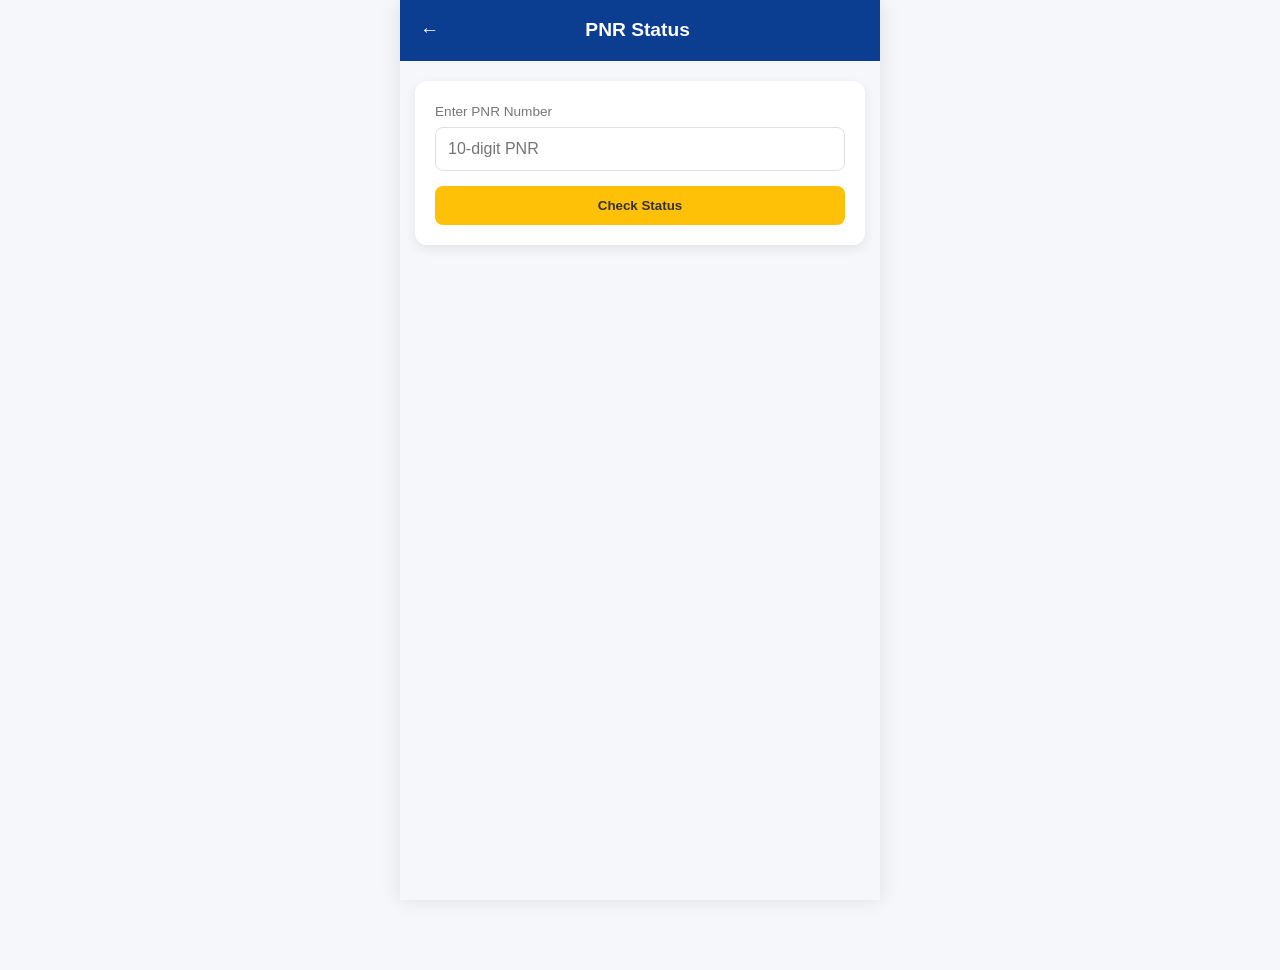
<file: railyatri/frontend/pnr.html>
<!DOCTYPE html>
<html lang="en">
<head>
    <meta charset="UTF-8">
    <meta name="viewport" content="width=device-width, initial-scale=1.0">
    <title>RailYatri - PNR Status</title>
    <link rel="stylesheet" href="css/style.css">
</head>
<body>
    <div class="app-container">
        <!-- Header -->
        <header class="app-header">
            <a href="index.html" class="back-btn">←</a>
            <h1>PNR Status</h1>
            <div style="width: 24px;"></div>
        </header>

        <div class="card" style="margin-top: 20px;">
            <div class="form-group">
                <label class="form-label">Enter PNR Number</label>
                <input type="text" id="pnrInput" class="form-control" placeholder="10-digit PNR" maxlength="10">
            </div>
            <button class="btn btn-primary" onclick="checkPNR()">Check Status</button>
        </div>

        <div id="pnrResult" style="display: none; padding-bottom: 20px;">
            <!-- Result loaded here via JS -->
        </div>
    </div>

    <script src="js/app.js"></script>
    <script>
        async function checkPNR() {
            const pnr = document.getElementById('pnrInput').value.trim();
            if(!pnr || pnr.length !== 10) {
                alert("Please enter a valid 10-digit PNR");
                return;
            }

            const resultContainer = document.getElementById('pnrResult');
            resultContainer.style.display = 'block';
            resultContainer.innerHTML = '<div class="text-center text-muted mt-4">Fetching status...</div>';

            try {
                const response = await fetch(`${API_BASE_URL}/bookings/${pnr}`);
                
                if(!response.ok || response.status === 204) {
                    // Sometimes 204 or empty response means not found depending on spring boot setup
                    const text = await response.text();
                    if (!text) throw new Error("Not found");
                }
                
                const booking = await response.json();
                
                if(!booking || !booking.pnr) {
                    throw new Error("Not found");
                }

                let passengersHtml = '';
                booking.passengers.forEach((p, idx) => {
                    let statusClass = p.status === 'CNF' ? 'text-success' : (p.status === 'CAN' ? 'text-danger' : 'text-warning');
                    passengersHtml += `
                        <div class="d-flex justify-content-between align-items-center mb-2" style="font-size: 0.9rem; padding-bottom: 5px; border-bottom: 1px solid #eee;">
                            <div>${idx + 1}. ${p.name}</div>
                            <div class="fw-bold ${statusClass}">
                                ${p.status} ${p.seatNumber ? '| ' + p.seatNumber : ''}
                            </div>
                        </div>
                    `;
                });

                let overallStatusClass = booking.status === 'Confirmed' ? 'text-success' : (booking.status === 'Cancelled' ? 'text-danger' : 'text-warning');

                resultContainer.innerHTML = `
                    <div class="card">
                        <div class="d-flex justify-content-between align-items-center mb-3">
                            <div class="fw-bold" style="font-size: 1.1rem;">PNR : ${booking.pnr}</div>
                            <div class="fw-bold ${overallStatusClass}" style="background: var(--bg-light); padding: 4px 10px; border-radius: 4px;">${booking.status}</div>
                        </div>
                        
                        <div class="fw-bold">${booking.train.trainNumber}  ${booking.train.trainName}</div>
                        <div style="font-size: 0.85rem;" class="text-muted mb-1">Journey Date: ${new Date(booking.journeyDate).toDateString()}</div>
                        <div style="font-size: 0.85rem;" class="text-muted mb-3">Class: <span class="fw-bold">${booking.trainClass}</span> | Booking Probability: <span class="fw-bold">${booking.probabilityAtBooking}%</span></div>
                        
                        <h4 style="font-size: 0.95rem; margin-bottom: 10px;">Passenger Status</h4>
                        ${passengersHtml}
                        
                        <h4 style="font-size: 0.95rem; margin-top: 15px; margin-bottom: 10px;">Train Information</h4>
                        <div class="d-flex justify-content-between" style="font-size: 0.85rem;">
                            <div>
                                <div class="text-muted">Departure</div>
                                <div class="fw-bold">${booking.train.departureTime}</div>
                                <div class="text-muted mt-1">${booking.train.source}</div>
                            </div>
                            <div style="text-align: right;">
                                <div class="text-muted">Arrival</div>
                                <div class="fw-bold">${booking.train.arrivalTime}</div>
                                <div class="text-muted mt-1">${booking.train.destination}</div>
                            </div>
                        </div>
                    </div>
                `;

            } catch (error) {
                console.error(error);
                resultContainer.innerHTML = `
                    <div class="card text-center">
                        <div style="font-size: 2rem; margin-bottom: 10px;">❓</div>
                        <h4 class="text-danger">PNR Not Found</h4>
                        <p class="text-muted" style="font-size: 0.85rem;">Please check the number and try again.</p>
                    </div>
                `;
            }
        }
    </script>
</body>
</html>
</file>
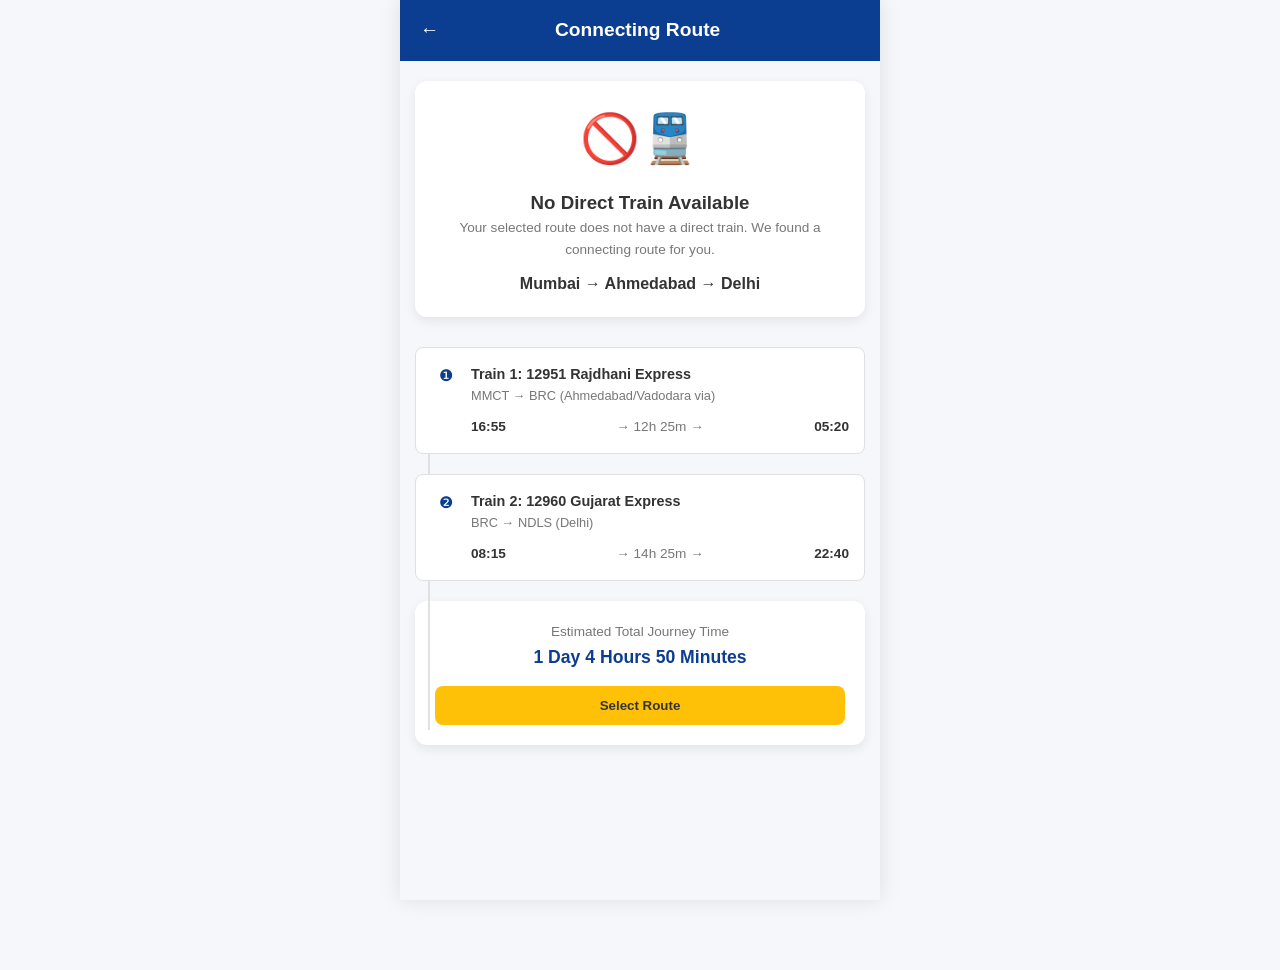
<file: railyatri/frontend/route.html>
<!DOCTYPE html>
<html lang="en">
<head>
    <meta charset="UTF-8">
    <meta name="viewport" content="width=device-width, initial-scale=1.0">
    <title>RailYatri - Connecting Route</title>
    <link rel="stylesheet" href="css/style.css">
    <style>
        .connecting-line {
            position: absolute;
            left: 28px;
            top: 30px;
            bottom: 30px;
            width: 2px;
            background-color: var(--border-color);
            z-index: 1;
        }
        .route-item {
            position: relative;
            z-index: 2;
            background: var(--secondary-color);
            padding: 15px;
            border-radius: 8px;
            border: 1px solid var(--border-color);
            margin-bottom: 20px;
        }
    </style>
</head>
<body>
    <div class="app-container">
        <!-- Header -->
        <header class="app-header">
            <a href="javascript:history.back()" class="back-btn">←</a>
            <h1>Connecting Route</h1>
            <div style="width: 24px;"></div>
        </header>

        <div class="card text-center" style="margin-top: 20px;">
            <div style="font-size: 3rem; color: var(--danger-color); margin-bottom: 10px;">🚫🚆</div>
            <h3>No Direct Train Available</h3>
            <p class="text-muted" style="font-size: 0.85rem;">Your selected route does not have a direct train. We found a connecting route for you.</p>
            <div class="fw-bold mt-2">Mumbai → Ahmedabad → Delhi</div>
        </div>

        <div style="position: relative; padding: 15px;">
            <div class="connecting-line"></div>
            
            <div class="route-item d-flex">
                <div style="width: 30px; text-align: center; color: var(--primary-color);">❶</div>
                <div style="flex-grow: 1; padding-left: 10px;">
                    <div class="fw-bold" style="font-size: 0.9rem;">Train 1: 12951 Rajdhani Express</div>
                    <div class="text-muted" style="font-size: 0.8rem;">MMCT → BRC (Ahmedabad/Vadodara via)</div>
                    <div class="d-flex justify-content-between mt-2" style="font-size: 0.85rem;">
                        <span class="fw-bold">16:55</span>
                        <span class="text-muted">→ 12h 25m →</span>
                        <span class="fw-bold">05:20</span>
                    </div>
                </div>
            </div>

            <div class="route-item d-flex">
                <div style="width: 30px; text-align: center; color: var(--primary-color);">❷</div>
                <div style="flex-grow: 1; padding-left: 10px;">
                    <div class="fw-bold" style="font-size: 0.9rem;">Train 2: 12960 Gujarat Express</div>
                    <div class="text-muted" style="font-size: 0.8rem;">BRC → NDLS (Delhi)</div>
                    <div class="d-flex justify-content-between mt-2" style="font-size: 0.85rem;">
                        <span class="fw-bold">08:15</span>
                        <span class="text-muted">→ 14h 25m →</span>
                        <span class="fw-bold">22:40</span>
                    </div>
                </div>
            </div>
            
            <div class="card" style="margin: 0;">
                <div class="text-center">
                    <div class="text-muted" style="font-size: 0.85rem;">Estimated Total Journey Time</div>
                    <div class="fw-bold" style="font-size: 1.1rem; color: var(--primary-color);">1 Day 4 Hours 50 Minutes</div>
                </div>
                <button class="btn btn-primary mt-3" onclick="selectRoute()">Select Route</button>
            </div>
        </div>
    </div>

    <script src="js/app.js"></script>
    <script>
        function selectRoute() {
            // For simplicity in this demo, just pick the first train for booking
            localStorage.setItem('selected_train', '12951');
            localStorage.setItem('is_connecting', 'true');
            window.location.href = 'passenger.html';
        }
    </script>
</body>
</html>
</file>
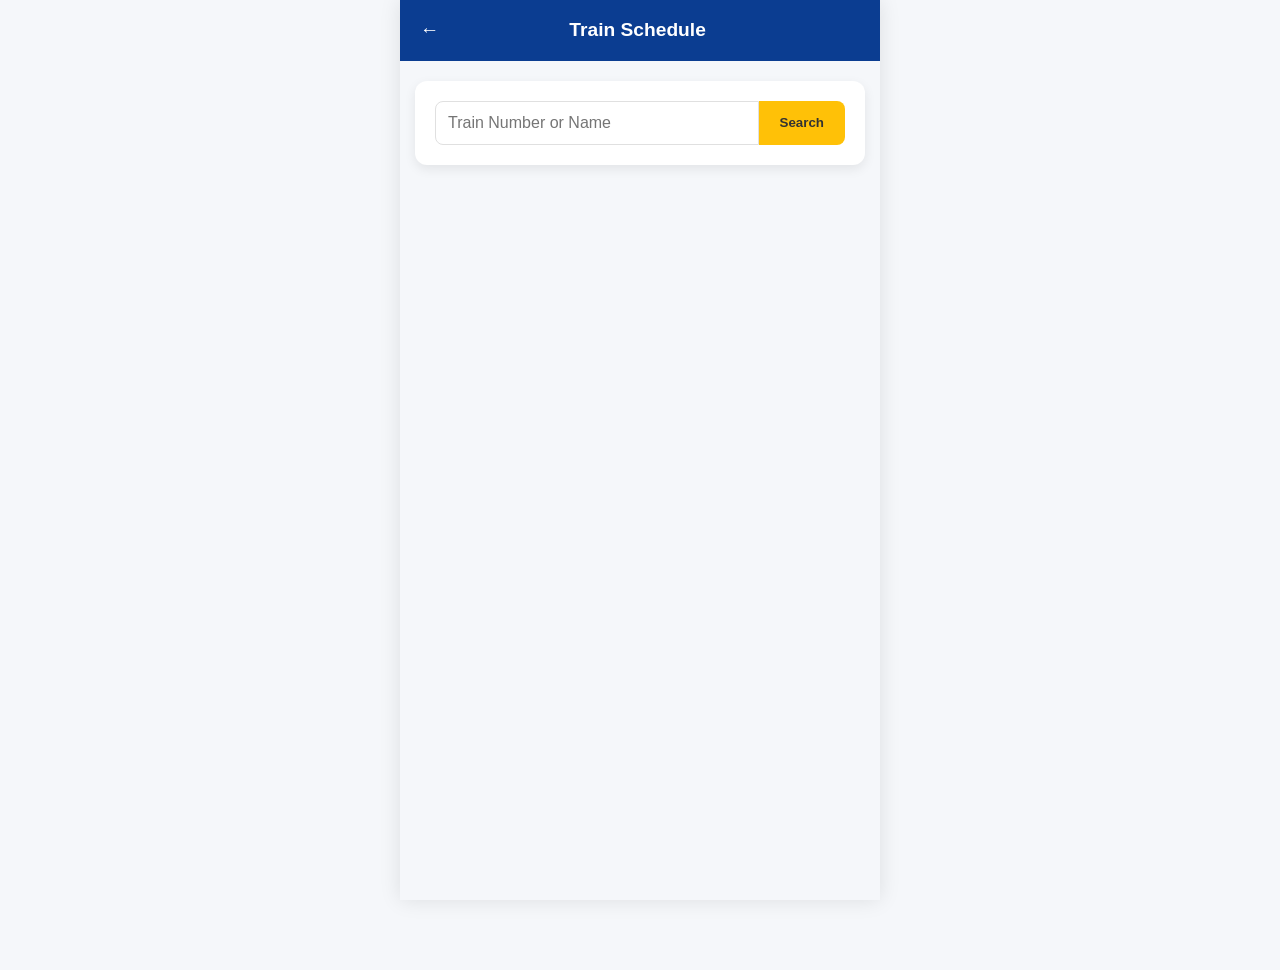
<file: railyatri/frontend/schedule.html>
<!DOCTYPE html>
<html lang="en">
<head>
    <meta charset="UTF-8">
    <meta name="viewport" content="width=device-width, initial-scale=1.0">
    <title>RailYatri - Train Schedule</title>
    <link rel="stylesheet" href="css/style.css">
    <style>
        table { width: 100%; border-collapse: collapse; font-size: 0.8rem; }
        th, td { text-align: left; padding: 10px 5px; border-bottom: 1px solid var(--border-color); }
        th { color: var(--text-muted); font-weight: normal; }
    </style>
</head>
<body>
    <div class="app-container">
        <!-- Header -->
        <header class="app-header">
            <a href="index.html" class="back-btn">←</a>
            <h1>Train Schedule</h1>
            <div style="width: 24px;"></div>
        </header>

        <div class="card" style="margin-top: 20px;">
            <div class="d-flex">
                <input type="text" id="trainInput" class="form-control" placeholder="Train Number or Name" style="border-radius: 8px 0 0 8px;">
                <button class="btn btn-primary" style="border-radius: 0 8px 8px 0; width: 100px;" onclick="checkSchedule()">Search</button>
            </div>
        </div>

        <div id="scheduleResult" style="display: none; padding-bottom: 20px;">
            <!-- Result loaded here via JS -->
        </div>
    </div>

    <script src="js/app.js"></script>
    <script>
        async function checkSchedule() {
            const trainNo = document.getElementById('trainInput').value.trim();
            if(!trainNo) return;

            const resultContainer = document.getElementById('scheduleResult');
            resultContainer.style.display = 'block';
            resultContainer.innerHTML = '<div class="text-center text-muted mt-4">Fetching schedule...</div>';

            try {
                const response = await fetch(`${API_BASE_URL}/trains/${trainNo}/schedule`);
                const train = await response.json();
                
                if(!train || !train.trainNumber) throw new Error("Train not found");

                let tbody = '';
                train.schedule.forEach(st => {
                    tbody += `
                        <tr>
                            <td>
                                <div class="fw-bold text-dark">${st.code}</div>
                                <div class="text-muted" style="font-size: 0.7rem;">${st.name}</div>
                            </td>
                            <td>${st.arrivalTime}</td>
                            <td>${st.departureTime}</td>
                            <td>${st.halt}</td>
                            <td>${st.distance} km</td>
                        </tr>
                    `;
                });

                resultContainer.innerHTML = `
                    <div class="card">
                        <div class="fw-bold mb-1" style="font-size: 1.1rem;">${train.trainNumber} ${train.trainName}</div>
                        <div class="text-muted mb-3" style="font-size: 0.85rem;">${train.source} → ${train.destination}</div>
                        <div style="overflow-x: auto;">
                            <table>
                                <thead>
                                    <tr>
                                        <th>Station</th>
                                        <th>Arr.</th>
                                        <th>Dep.</th>
                                        <th>Halt</th>
                                        <th>Dist.</th>
                                    </tr>
                                </thead>
                                <tbody>
                                    ${tbody}
                                </tbody>
                            </table>
                        </div>
                    </div>
                `;

            } catch (error) {
                resultContainer.innerHTML = `
                    <div class="card text-center text-danger">Train not found. Try 12951 or 12903.</div>
                `;
            }
        }
    </script>
</body>
</html>
</file>
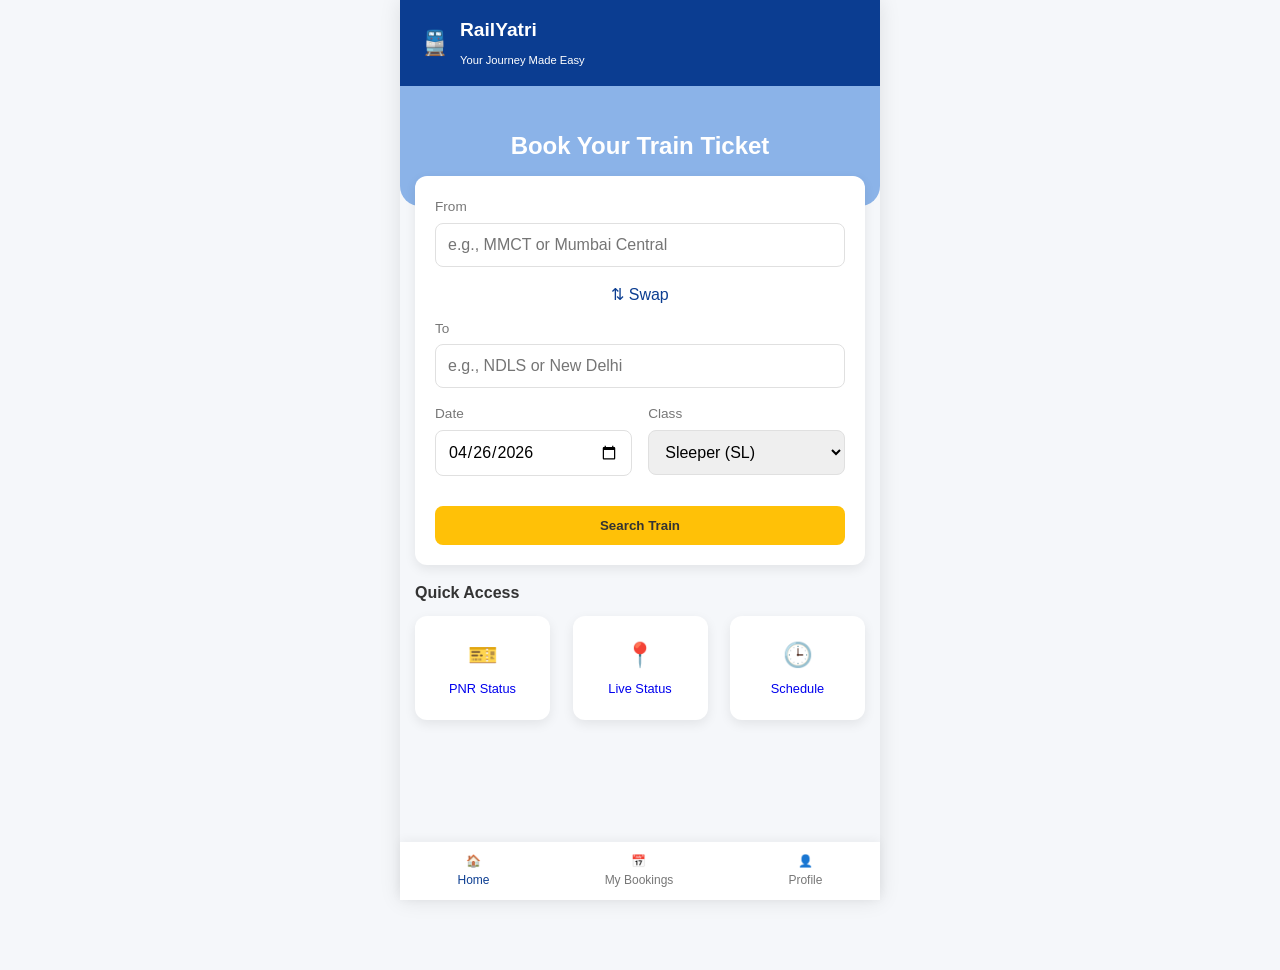
<file: railyatri/frontend/train-details.html>
<!DOCTYPE html>
<html lang="en">
<head>
    <meta charset="UTF-8">
    <meta name="viewport" content="width=device-width, initial-scale=1.0">
    <title>RailYatri - Train Details</title>
    <link rel="stylesheet" href="css/style.css">
    <style>
        .timeline {
            border-left: 2px solid var(--border-color);
            margin-left: 10px;
            padding-left: 20px;
        }
        .timeline-item {
            position: relative;
            margin-bottom: 20px;
        }
        .timeline-item::before {
            content: '';
            position: absolute;
            left: -26px;
            top: 2px;
            width: 10px;
            height: 10px;
            border-radius: 50%;
            background-color: var(--primary-color);
        }
        .fare-card {
            border: 1px solid var(--border-color);
            border-radius: 8px;
            padding: 10px;
            margin-bottom: 10px;
            display: flex;
            justify-content: space-between;
            align-items: center;
        }
    </style>
</head>
<body>
    <div class="app-container">
        <!-- Header -->
        <header class="app-header">
            <a href="javascript:history.back()" class="back-btn">←</a>
            <h1>Train Details</h1>
            <div style="width: 24px;"></div>
        </header>

        <div id="detailsContainer">
            <div class="text-center mt-4 text-muted">Loading details...</div>
        </div>

    </div>

    <script src="js/app.js"></script>
    <script>
        document.addEventListener('DOMContentLoaded', () => {
            const trainNo = getQueryParam('trainNo');
            if(trainNo) {
                fetchTrainDetails(trainNo);
            } else {
                window.location.href = 'index.html';
            }
        });

        async function fetchTrainDetails(trainNo) {
            try {
                const response = await fetch(`${API_BASE_URL}/trains/${trainNo}`);
                const train = await response.json();
                
                let scheduleHtml = '';
                if(train.schedule) {
                    train.schedule.forEach((st, idx) => {
                        let timeInfo = '';
                        if(idx === 0) timeInfo = `Dep: ${st.departureTime}`;
                        else if(idx === train.schedule.length - 1) timeInfo = `Arr: ${st.arrivalTime}`;
                        else timeInfo = `Arr: ${st.arrivalTime} | Dep: ${st.departureTime}`;
                        
                        scheduleHtml += `
                            <div class="timeline-item">
                                <div class="fw-bold">${st.arrivalTime === '-' ? st.departureTime : st.arrivalTime} <span style="margin-left: 10px; font-weight: normal;">${st.name} (${st.code})</span></div>
                                <div style="font-size: 0.8rem;" class="text-muted">${timeInfo}</div>
                            </div>
                        `;
                    });
                }

                let faresHtml = '';
                if (train.classes) {
                    train.classes.forEach(cls => {
                        let statusColor = "var(--success-color)";
                        let statusText = "Available " + cls.availableSeats;
                        if (cls.status === "RAC") {
                            statusColor = "orange";
                            statusText = "RAC " + cls.currentRac;
                        } else if (cls.status === "WAITING") {
                            statusColor = "red";
                            statusText = "WL " + cls.currentWaitingList;
                        }
                        
                        let prob = cls.confirmationProbability;
                        let probColor = prob > 80 ? 'green' : (prob > 50 ? 'orange' : 'red');

                        faresHtml += `
                            <div class="fare-card" style="display: block;">
                                <div class="d-flex justify-content-between align-items-center mb-2">
                                    <div class="fw-bold" style="background: #e3f2fd; padding: 4px 8px; border-radius: 4px; color: var(--primary-color);">${cls.className}</div>
                                    <div class="fw-bold">₹${cls.fare}</div>
                                </div>
                                <div class="d-flex justify-content-between align-items-center">
                                    <div style="color: ${statusColor}; font-weight: bold; font-size: 0.9rem;">${statusText}</div>
                                </div>
                                <div class="mt-2" style="font-size: 0.8rem; border-top: 1px dashed var(--border-color); padding-top: 5px;">
                                    <div class="d-flex justify-content-between">
                                        <span>Confirmation Probability:</span>
                                        <span style="color: ${probColor}; font-weight: bold;">${prob}%</span>
                                    </div>
                                    <div style="height: 6px; background: #e9ecef; border-radius: 3px; margin-top: 4px; overflow: hidden;">
                                        <div style="height: 100%; width: ${prob}%; background-color: ${probColor};"></div>
                                    </div>
                                </div>
                                <div class="mt-2 text-right">
                                    <button class="btn btn-primary" style="padding: 4px 12px; font-size: 0.85rem;" onclick="selectTrainClass('${train.trainNumber}', '${cls.className}')">Book ${cls.className}</button>
                                </div>
                            </div>
                        `;
                    });
                }

                document.getElementById('detailsContainer').innerHTML = `
                    <div style="height: 120px; background-color: #8bb3e8; display: flex; align-items: flex-end; padding: 15px;">
                        <h2 style="color: white; text-shadow: 1px 1px 3px rgba(0,0,0,0.5);">${train.trainNumber} ${train.trainName}</h2>
                    </div>
                    
                    <div class="card" style="margin-top: -20px;">
                        <div class="d-flex justify-content-between mb-2">
                            <div><span class="text-muted">Runs On:</span> ${train.runningDays.join(', ')}</div>
                            <div><span class="text-muted">Duration:</span> ${train.duration}</div>
                        </div>
                        
                        <hr style="border: none; border-top: 1px solid var(--border-color); margin: 15px 0;">
                        
                        <h3 style="font-size: 1rem; margin-bottom: 15px;">Complete Timing</h3>
                        <div class="timeline">
                            ${scheduleHtml}
                        </div>
                        
                        <hr style="border: none; border-top: 1px solid var(--border-color); margin: 15px 0;">
                        
                        <h3 style="font-size: 1rem; margin-bottom: 15px;">Available Classes & Fare</h3>
                        ${faresHtml}
                        <div style="font-size: 0.7rem; color: #666; margin-top: 5px; text-align: center;">
                            * Estimated probability based on demo data. This is not a real-time railway confirmation prediction.
                        </div>
                    </div>
                `;
            } catch (error) {
                console.error(error);
                document.getElementById('detailsContainer').innerHTML = '<div class="card text-danger">Error loading train details</div>';
            }
        }

        function selectTrainClass(trainNo, className) {
            localStorage.setItem('selected_train', trainNo);
            localStorage.setItem('selected_class', className);
            window.location.href = 'passenger.html';
        }
    </script>
</body>
</html>
</file>
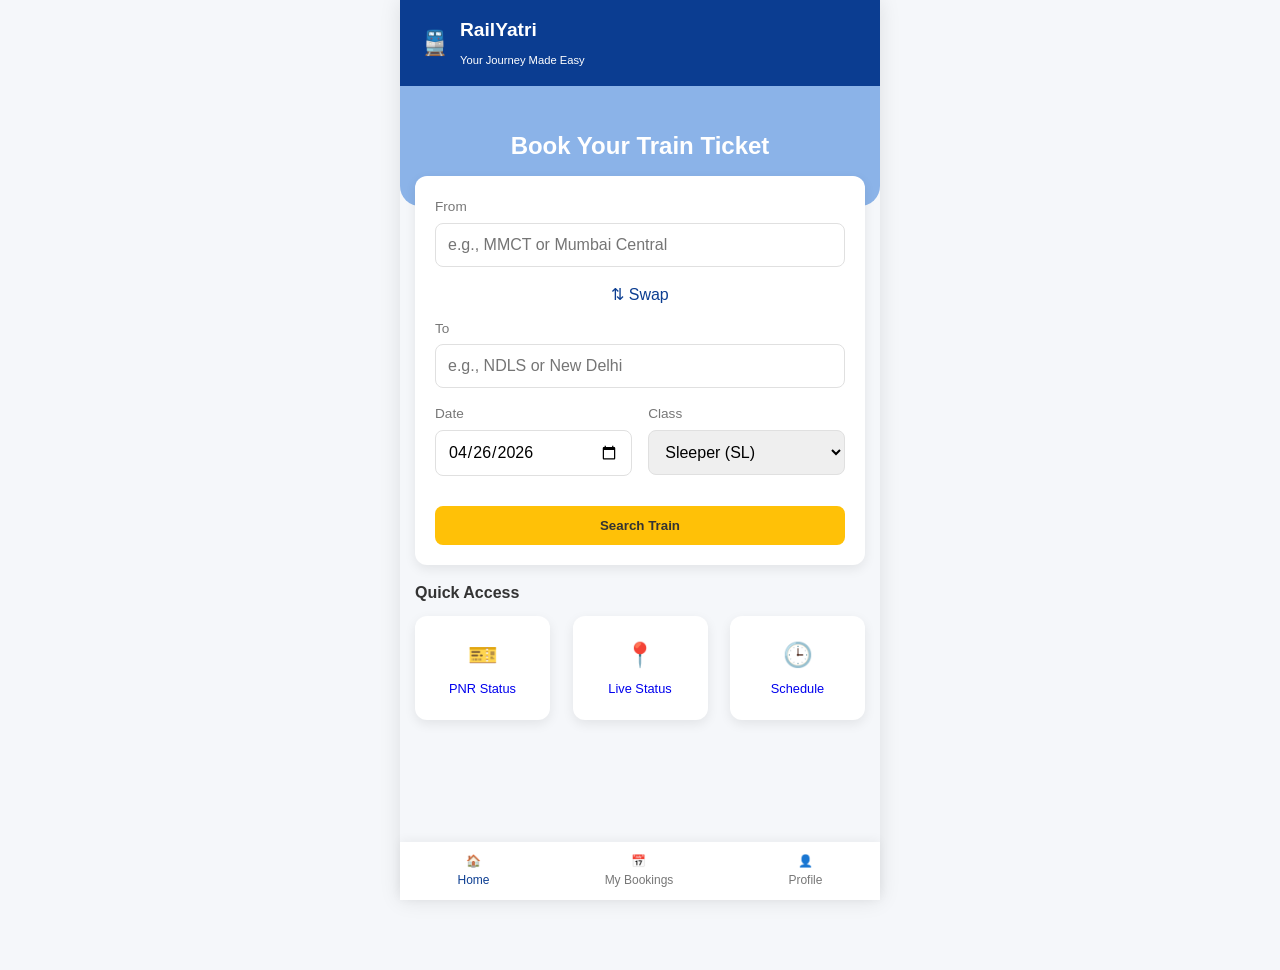
<file: railyatri/frontend/trains.html>
<!DOCTYPE html>
<html lang="en">
<head>
    <meta charset="UTF-8">
    <meta name="viewport" content="width=device-width, initial-scale=1.0">
    <title>RailYatri - Train Results</title>
    <link rel="stylesheet" href="css/style.css">
    <style>
        .train-card {
            border-left: 4px solid var(--primary-color);
        }
        .train-header {
            display: flex;
            justify-content: space-between;
            align-items: center;
            border-bottom: 1px solid var(--border-color);
            padding-bottom: 10px;
            margin-bottom: 10px;
        }
        .class-badge {
            font-size: 0.75rem;
            padding: 4px 8px;
            border-radius: 4px;
            background-color: var(--bg-light);
            margin-right: 5px;
            display: inline-block;
        }
        .class-badge.available {
            color: var(--success-color);
            border: 1px solid var(--success-color);
        }
    </style>
</head>
<body>
    <div class="app-container">
        <!-- Header -->
        <header class="app-header">
            <a href="index.html" class="back-btn">←</a>
            <div class="text-center" style="flex-grow: 1;">
                <h1 id="routeHeader">Trains</h1>
                <div style="font-size: 0.7rem;" id="dateSubHeader"></div>
            </div>
            <div style="width: 24px;"></div> <!-- Spacer for flex balance -->
        </header>

        <div id="resultsContainer" style="padding-bottom: 20px;">
            <!-- Train Results will be loaded here via JS -->
            <div class="text-center mt-4 text-muted" id="loadingState">Loading trains...</div>
        </div>

    </div>

    <script src="js/app.js"></script>
    <script>
        document.addEventListener('DOMContentLoaded', () => {
            const src = getQueryParam('source') || localStorage.getItem('search_src');
            const dest = getQueryParam('destination') || localStorage.getItem('search_dest');
            const date = localStorage.getItem('search_date');

            if(src && dest) {
                document.getElementById('routeHeader').textContent = `${src.toUpperCase()} → ${dest.toUpperCase()}`;
                document.getElementById('dateSubHeader').textContent = new Date(date).toDateString();
                fetchTrains(src, dest);
            } else {
                window.location.href = 'index.html';
            }
        });

        async function fetchTrains(src, dest) {
            try {
                // For simplicity, fetch all and filter client side OR use the search API endpoint
                // Let's use the search API
                let url = `${API_BASE_URL}/trains/search?source=${src}&destination=${dest}`;
                
                const response = await fetch(url);
                const trains = await response.json();
                
                const container = document.getElementById('resultsContainer');
                
                if(trains.length === 0) {
                    // Try connecting routes
                    let connUrl = `${API_BASE_URL}/trains/search-connecting?source=${src}&destination=${dest}`;
                    const connResponse = await fetch(connUrl);
                    const connections = await connResponse.json();
                    
                    if (connections.length === 0) {
                        container.innerHTML = `
                            <div class="card text-center mt-4">
                                <h3>No Trains Available</h3>
                                <p class="text-muted mt-2">Your selected route does not have direct or connecting trains.</p>
                            </div>
                        `;
                    } else {
                        let html = `
                            <div class="card text-center mt-4" style="border: 1px solid orange;">
                                <h3>No Direct Train Available</h3>
                                <p class="text-muted mt-2">Suggested Connecting Routes</p>
                            </div>
                        `;
                        connections.forEach((route, idx) => {
                            let train1 = route[0];
                            let train2 = route[1];
                            html += `
                                <div class="card train-card mt-3">
                                    <div class="fw-bold mb-2">Connecting Option ${idx + 1}</div>
                                    <div class="text-muted mb-2" style="font-size: 0.85rem;">Change at: <span class="fw-bold text-dark">${train1.destination}</span></div>
                                    
                                    <div class="d-flex justify-content-between mb-2">
                                        <div style="width: 45%;">
                                            <div style="font-size: 0.8rem; background: #e9ecef; padding: 2px 5px; border-radius: 4px; display: inline-block;">Leg 1</div>
                                            <div class="fw-bold mt-1">${train1.trainNumber}</div>
                                            <div style="font-size: 0.75rem;">${train1.source} → ${train1.destination}</div>
                                            <div class="text-success fw-bold" style="font-size: 0.8rem;">Dep: ${train1.departureTime}</div>
                                        </div>
                                        <div style="width: 45%;">
                                            <div style="font-size: 0.8rem; background: #e9ecef; padding: 2px 5px; border-radius: 4px; display: inline-block;">Leg 2</div>
                                            <div class="fw-bold mt-1">${train2.trainNumber}</div>
                                            <div style="font-size: 0.75rem;">${train2.source} → ${train2.destination}</div>
                                            <div class="text-success fw-bold" style="font-size: 0.8rem;">Dep: ${train2.departureTime}</div>
                                        </div>
                                    </div>
                                    <button class="btn btn-outline w-100 mt-2" onclick="viewDetails('${train1.trainNumber}')">View Details (Leg 1)</button>
                                </div>
                            `;
                        });
                        container.innerHTML = html;
                    }
                    return;
                }

                let html = `<div style="padding: 10px 20px; font-size: 0.85rem; font-weight: bold;">${trains.length} Direct Trains Found</div>`;
                
                trains.forEach(train => {
                    let classesHtml = '';
                    if (train.classes) {
                        train.classes.forEach(cls => {
                            let statusColor = "var(--success-color)";
                            let statusText = "Available " + cls.availableSeats;
                            if (cls.status === "RAC") {
                                statusColor = "orange";
                                statusText = "RAC " + cls.currentRac;
                            } else if (cls.status === "WAITING") {
                                statusColor = "red";
                                statusText = "WL " + cls.currentWaitingList;
                            }

                            classesHtml += `<span class="class-badge" style="color: ${statusColor}; border: 1px solid ${statusColor}; margin-bottom: 5px;">${cls.className}: ${statusText}</span>`;
                        });
                    }

                    html += `
                        <div class="card train-card">
                            <div class="train-header">
                                <div>
                                    <span class="fw-bold">${train.trainNumber}</span>
                                    <span style="margin-left: 5px;">${train.trainName}</span>
                                </div>
                            </div>
                            <div class="d-flex justify-content-between mt-2 mb-3">
                                <div class="text-center">
                                    <div class="fw-bold text-success">${train.departureTime}</div>
                                    <div style="font-size: 0.8rem;" class="text-muted">${train.source}</div>
                                </div>
                                <div class="text-center text-muted" style="font-size: 0.8rem; align-self: center;">
                                    <div>--- ${train.duration} ---</div>
                                </div>
                                <div class="text-center">
                                    <div class="fw-bold">${train.arrivalTime}</div>
                                    <div style="font-size: 0.8rem;" class="text-muted">${train.destination}</div>
                                </div>
                            </div>
                            <div class="mb-3">
                                ${classesHtml}
                            </div>
                            <div class="d-flex justify-content-between">
                                <button class="btn btn-outline" style="width: 48%; padding: 8px;" onclick="viewDetails('${train.trainNumber}')">View Details</button>
                                <button class="btn btn-primary" style="width: 48%; padding: 8px;" onclick="selectTrain('${train.trainNumber}')">Select</button>
                            </div>
                        </div>
                    `;
                });
                
                container.innerHTML = html;

            } catch (error) {
                console.error("Error fetching trains:", error);
                document.getElementById('resultsContainer').innerHTML = `
                    <div class="card text-center mt-4">
                        <p class="text-danger">Error fetching trains. Please make sure backend is running.</p>
                    </div>
                `;
            }
        }

        function viewDetails(trainNo) {
            window.location.href = `train-details.html?trainNo=${trainNo}`;
        }

        function selectTrain(trainNo) {
            localStorage.setItem('selected_train', trainNo);
            window.location.href = 'passenger.html';
        }
    </script>
</body>
</html>
</file>
<file: railyatri/frontend/css/style.css>
:root {
    --primary-color: #0b3d91; /* Deep railway blue */
    --secondary-color: #ffffff; /* White */
    --accent-color: #ffc107; /* Yellow/gold */
    --text-dark: #333333;
    --text-muted: #777777;
    --bg-light: #f5f7fa;
    --success-color: #28a745;
    --danger-color: #dc3545;
    --warning-color: #fd7e14;
    --border-color: #e0e0e0;
    --border-radius: 12px;
    --card-shadow: 0 4px 12px rgba(0,0,0,0.08);
}

* {
    margin: 0;
    padding: 0;
    box-sizing: border-box;
    font-family: 'Inter', 'Segoe UI', Tahoma, Geneva, Verdana, sans-serif;
}

body {
    background-color: var(--bg-light);
    color: var(--text-dark);
    line-height: 1.6;
    padding-bottom: 70px; /* For mobile bottom nav */
}

/* App Container */
.app-container {
    max-width: 480px; /* Mobile app feel */
    margin: 0 auto;
    background-color: var(--bg-light);
    min-height: 100vh;
    position: relative;
    box-shadow: 0 0 20px rgba(0,0,0,0.1);
}

/* Header */
.app-header {
    background-color: var(--primary-color);
    color: var(--secondary-color);
    padding: 15px 20px;
    display: flex;
    align-items: center;
    justify-content: space-between;
    position: sticky;
    top: 0;
    z-index: 100;
}

.app-header h1 {
    font-size: 1.2rem;
    font-weight: 600;
}

.back-btn {
    color: white;
    text-decoration: none;
    font-size: 1.2rem;
}

/* Cards */
.card {
    background-color: var(--secondary-color);
    border-radius: var(--border-radius);
    padding: 20px;
    margin: 15px;
    box-shadow: var(--card-shadow);
}

/* Buttons */
.btn {
    display: inline-block;
    padding: 12px 20px;
    border: none;
    border-radius: 8px;
    font-weight: 600;
    cursor: pointer;
    text-align: center;
    transition: all 0.3s ease;
    width: 100%;
}

.btn-primary {
    background-color: var(--accent-color);
    color: var(--text-dark);
}

.btn-primary:hover {
    background-color: #e0a800;
}

.btn-outline {
    background-color: transparent;
    border: 1px solid var(--primary-color);
    color: var(--primary-color);
}

/* Inputs */
.form-group {
    margin-bottom: 15px;
}

.form-label {
    display: block;
    font-size: 0.85rem;
    color: var(--text-muted);
    margin-bottom: 5px;
}

.form-control {
    width: 100%;
    padding: 12px;
    border: 1px solid var(--border-color);
    border-radius: 8px;
    font-size: 1rem;
    outline: none;
    transition: border-color 0.3s;
}

.form-control:focus {
    border-color: var(--primary-color);
}

/* Bottom Navigation */
.bottom-nav {
    position: fixed;
    bottom: 0;
    width: 100%;
    max-width: 480px;
    background-color: var(--secondary-color);
    display: flex;
    justify-content: space-around;
    padding: 10px 0;
    box-shadow: 0 -2px 10px rgba(0,0,0,0.05);
    z-index: 100;
}

.nav-item {
    text-decoration: none;
    color: var(--text-muted);
    display: flex;
    flex-direction: column;
    align-items: center;
    font-size: 0.75rem;
    transition: color 0.3s;
}

.nav-item i {
    font-size: 1.2rem;
    margin-bottom: 4px;
}

.nav-item.active {
    color: var(--primary-color);
}

/* Utilities */
.text-center { text-align: center; }
.mt-1 { margin-top: 5px; }
.mt-2 { margin-top: 10px; }
.mt-3 { margin-top: 15px; }
.mt-4 { margin-top: 20px; }
.mb-1 { margin-bottom: 5px; }
.mb-2 { margin-bottom: 10px; }
.mb-3 { margin-bottom: 15px; }
.mb-4 { margin-bottom: 20px; }
.d-flex { display: flex; }
.justify-content-between { justify-content: space-between; }
.align-items-center { align-items: center; }
.text-success { color: var(--success-color); }
.text-danger { color: var(--danger-color); }
.text-muted { color: var(--text-muted); }
.fw-bold { font-weight: bold; }
</file>
